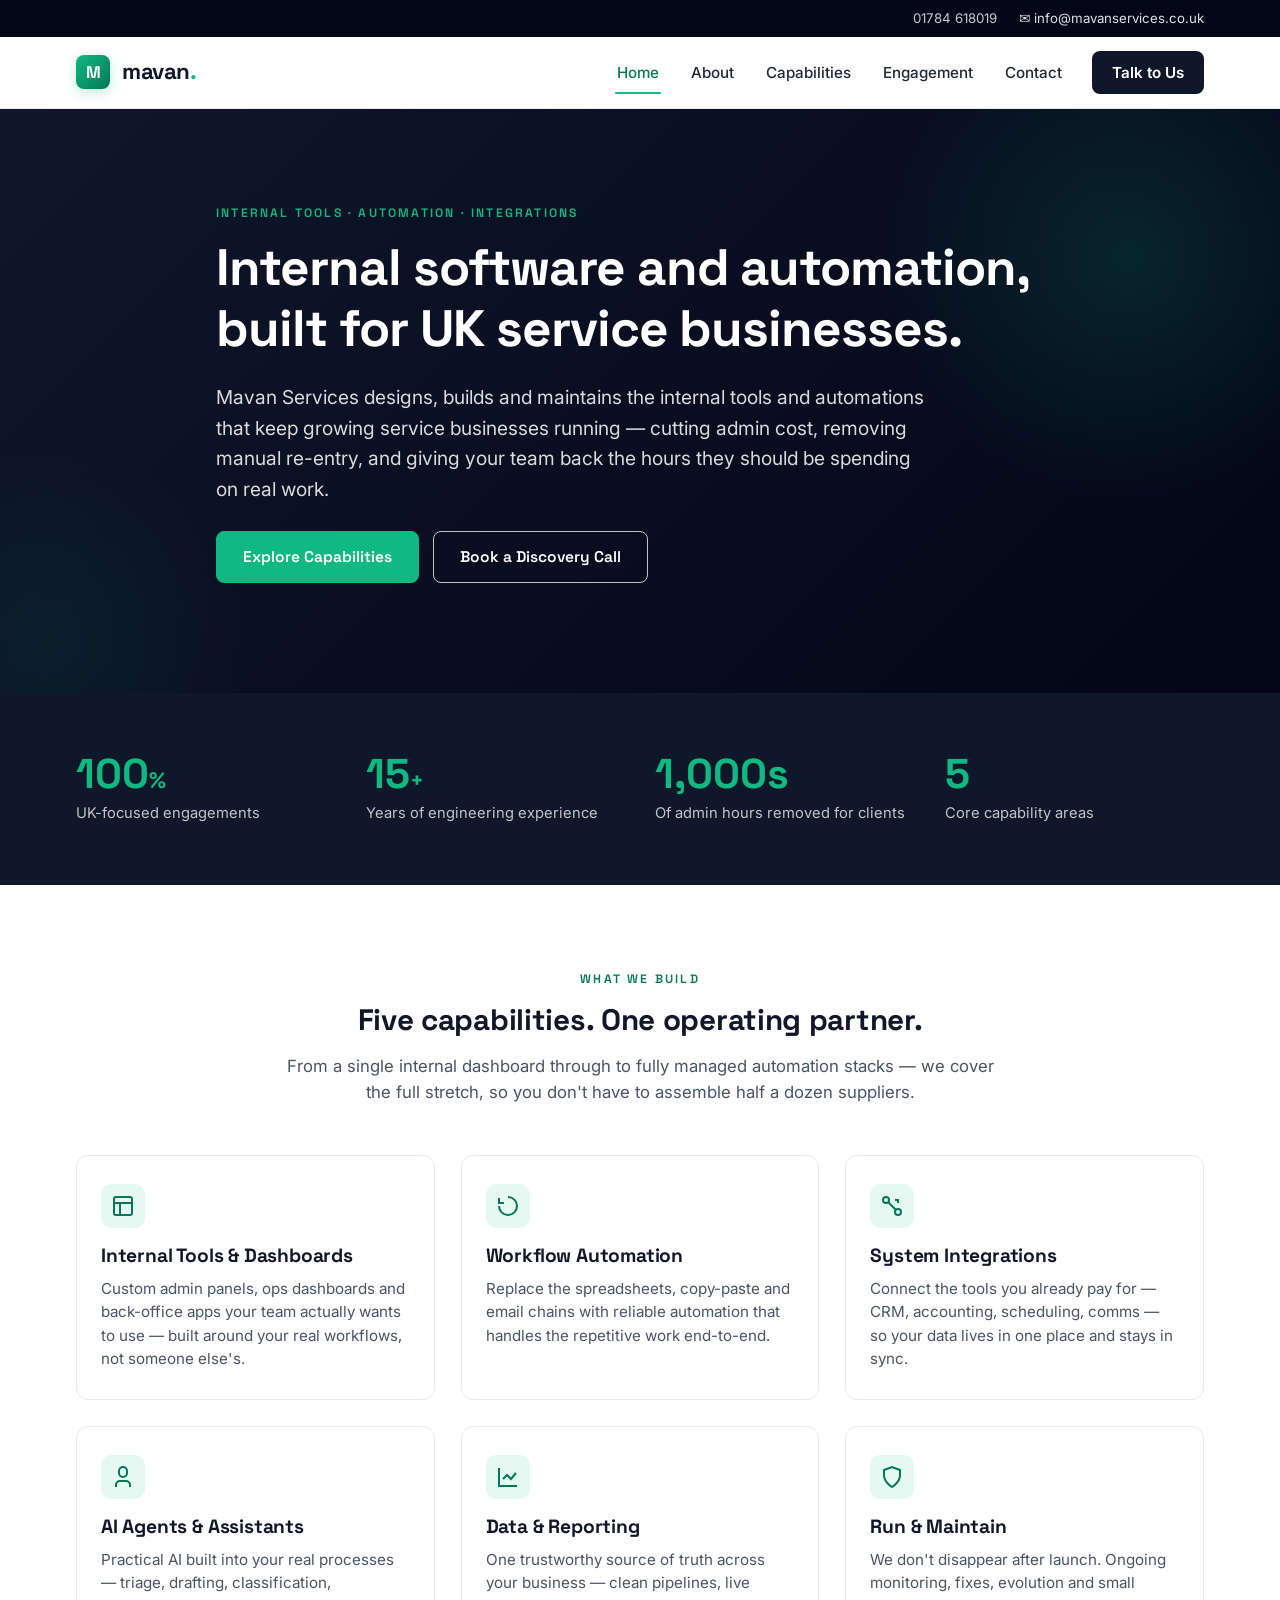
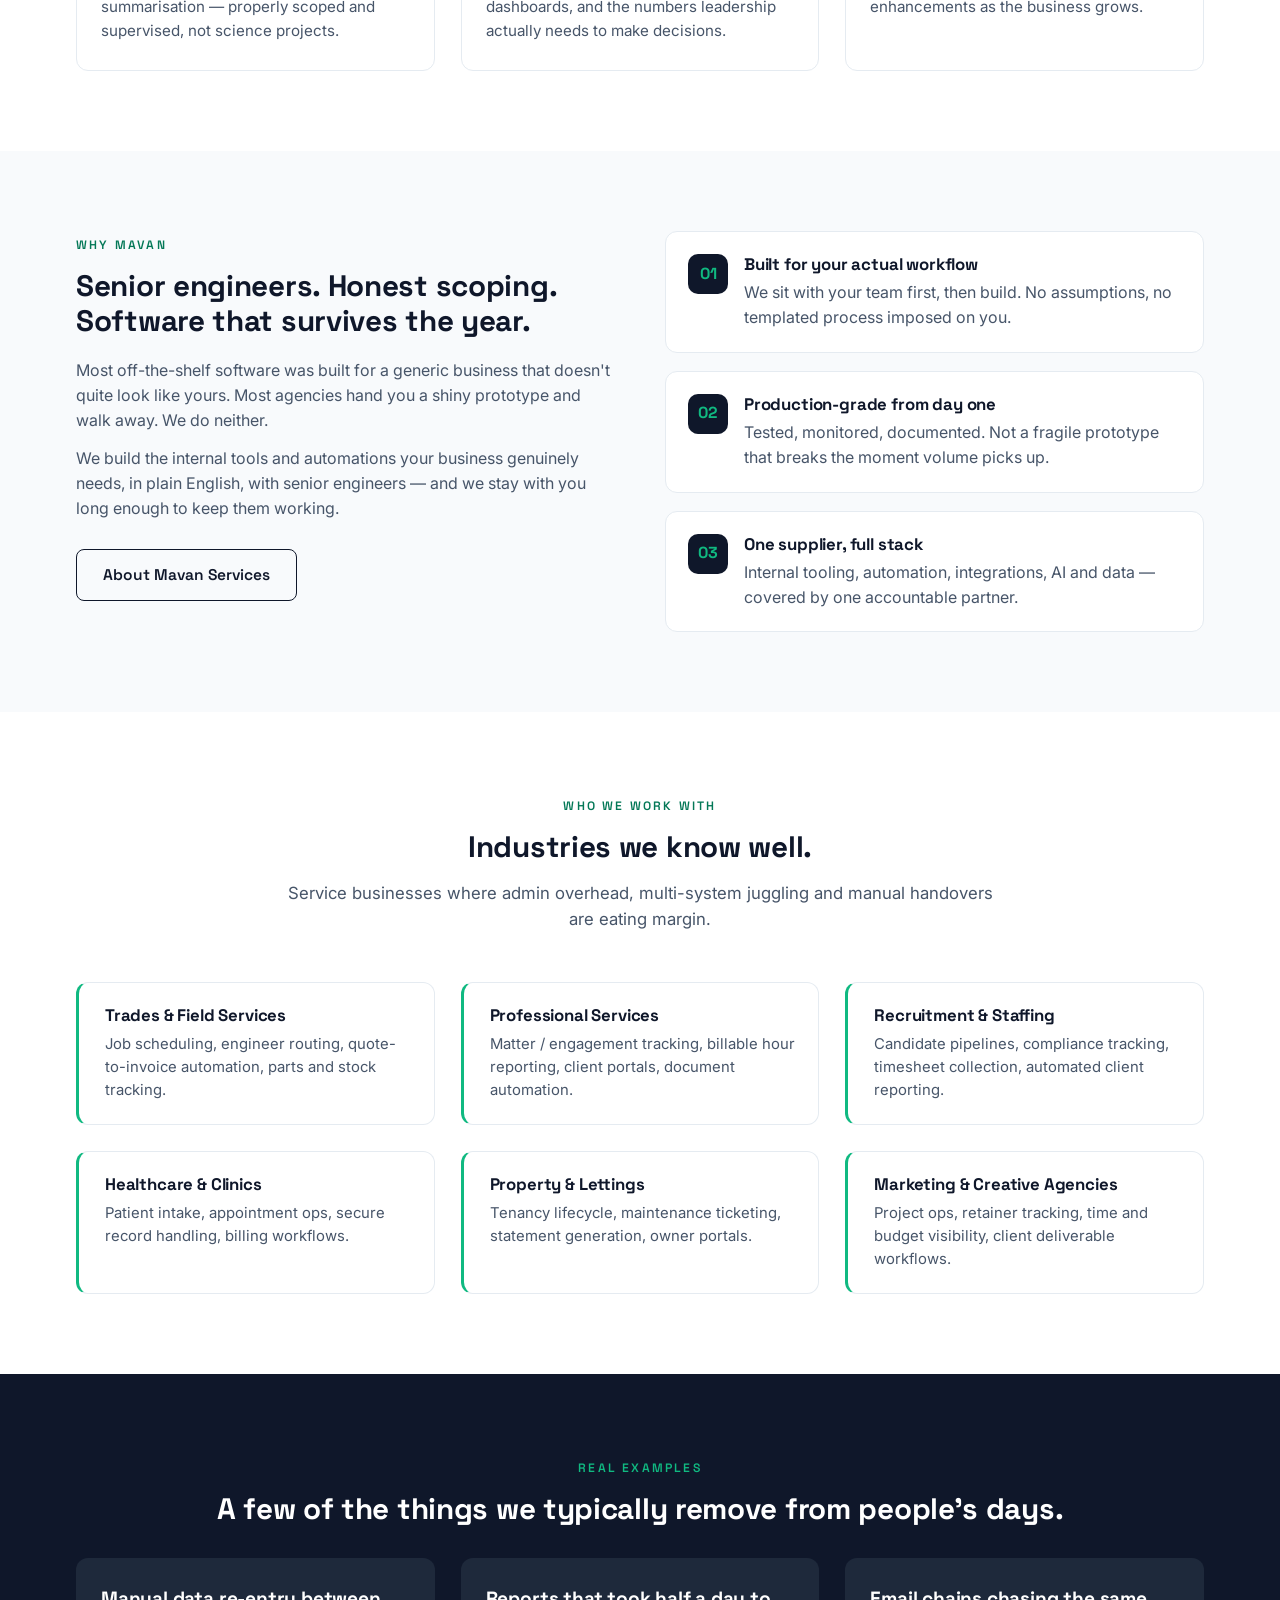
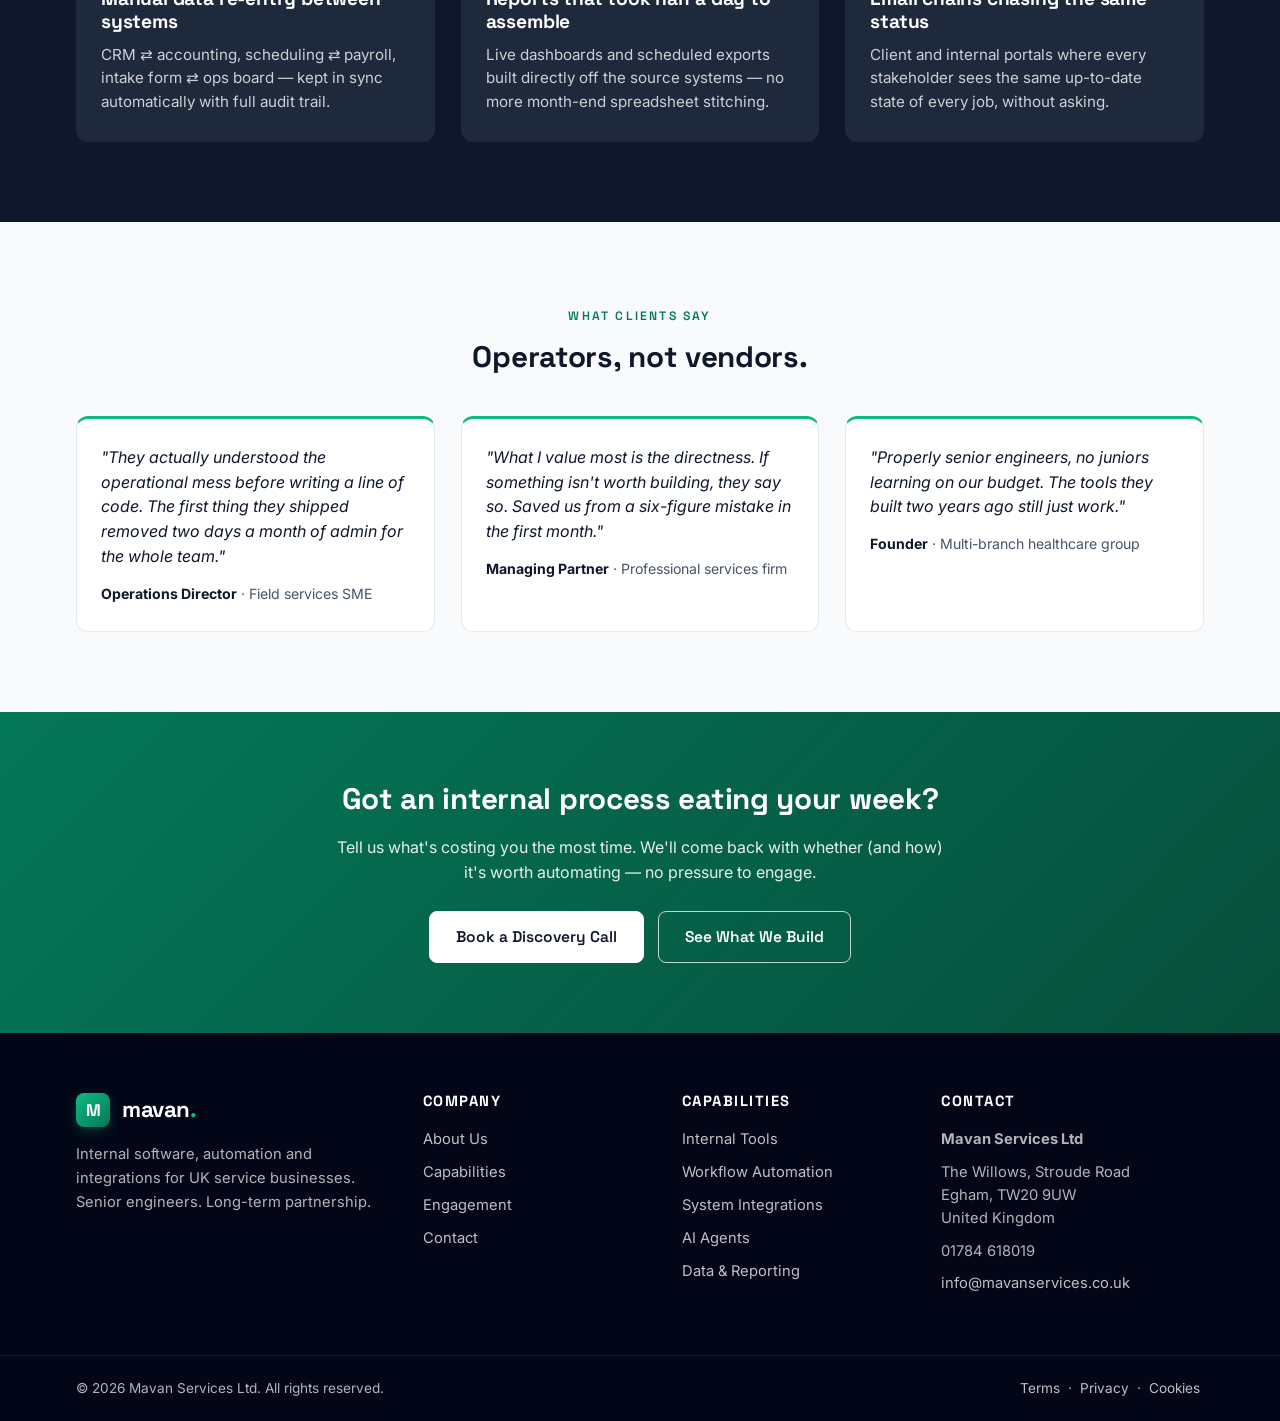
<file: index.html>
<!DOCTYPE html>
<html lang="en">
<head>
  <meta charset="UTF-8">
  <meta name="viewport" content="width=device-width, initial-scale=1.0">
  <title>Mavan Services — Internal Software & Automation for UK Service Businesses</title>
  <meta name="description" content="Mavan Services builds and maintains internal software, automations and integrations for UK SMEs — so your team spends less time on admin and more time on the work that pays.">
  <link rel="icon" type="image/svg+xml" href="images/favicon.svg">
  <link rel="preconnect" href="https://fonts.googleapis.com">
  <link rel="preconnect" href="https://fonts.gstatic.com" crossorigin>
  <link href="https://fonts.googleapis.com/css2?family=Space+Grotesk:wght@500;600;700&family=Inter:wght@400;500;600&display=swap" rel="stylesheet">
  <link rel="stylesheet" href="css/style.css">
</head>
<body>

<!-- topbar -->
<div class="topbar">
  <div class="container">
    <div></div>
    <div class="links">
      <span data-mavan="phone"></span>
      <a data-mavan-href="email" href="mailto:info@mavanservices.co.uk">✉ <span data-mavan="email">info@mavanservices.co.uk</span></a>
    </div>
  </div>
</div>

<!-- header -->
<header class="site-header">
  <div class="container">
    <a href="index.html" class="brand">
      <span class="brand-mark">M</span>
      <span class="brand-text">mavan<span class="brand-dot">.</span></span>
    </a>
    <button class="nav-toggle" aria-label="Toggle navigation">
      <span></span><span></span><span></span>
    </button>
    <nav class="main-nav">
      <a href="index.html" class="active">Home</a>
      <a href="about.html">About</a>
      <a href="solutions.html">Capabilities</a>
      <a href="pricing.html">Engagement</a>
      <a href="contact.html">Contact</a>
      <a href="contact.html" class="nav-cta">Talk to Us</a>
    </nav>
  </div>
</header>

<!-- hero -->
<section class="hero">
  <div class="container">
    <span class="eyebrow">Internal Tools · Automation · Integrations</span>
    <h1>Internal software and automation, built for UK service businesses.</h1>
    <p class="lead">Mavan Services designs, builds and maintains the internal tools and automations that keep growing service businesses running — cutting admin cost, removing manual re-entry, and giving your team back the hours they should be spending on real work.</p>
    <div class="actions">
      <a href="solutions.html" class="btn">Explore Capabilities</a>
      <a href="contact.html" class="btn btn-outline-white">Book a Discovery Call</a>
    </div>
  </div>
</section>

<!-- stats -->
<section class="section-dark" style="padding:60px 0;">
  <div class="container">
    <div class="stats">
      <div class="stat"><div class="num">100<span>%</span></div><div class="label">UK-focused engagements</div></div>
      <div class="stat"><div class="num">15<span>+</span></div><div class="label">Years of engineering experience</div></div>
      <div class="stat"><div class="num">1,000s</div><div class="label">Of admin hours removed for clients</div></div>
      <div class="stat"><div class="num">5</div><div class="label">Core capability areas</div></div>
    </div>
  </div>
</section>

<!-- capabilities -->
<section>
  <div class="container">
    <div style="text-align:center;">
      <span class="eyebrow">What we build</span>
      <h2 class="section-title">Five capabilities. One operating partner.</h2>
      <p class="section-sub">From a single internal dashboard through to fully managed automation stacks — we cover the full stretch, so you don't have to assemble half a dozen suppliers.</p>
    </div>
    <div class="grid grid-3">
      <div class="card">
        <div class="icon"><svg viewBox="0 0 24 24" fill="none" stroke="currentColor" stroke-width="2"><rect x="3" y="3" width="18" height="18" rx="2"/><path d="M3 9h18M9 21V9"/></svg></div>
        <h3>Internal Tools & Dashboards</h3>
        <p>Custom admin panels, ops dashboards and back-office apps your team actually wants to use — built around your real workflows, not someone else's.</p>
      </div>
      <div class="card">
        <div class="icon"><svg viewBox="0 0 24 24" fill="none" stroke="currentColor" stroke-width="2"><path d="M3 12a9 9 0 1 0 9-9"/><path d="M3 4v5h5"/></svg></div>
        <h3>Workflow Automation</h3>
        <p>Replace the spreadsheets, copy-paste and email chains with reliable automation that handles the repetitive work end-to-end.</p>
      </div>
      <div class="card">
        <div class="icon"><svg viewBox="0 0 24 24" fill="none" stroke="currentColor" stroke-width="2"><circle cx="6" cy="6" r="3"/><circle cx="18" cy="18" r="3"/><path d="M8 8l8 8M18 9V6h-3"/></svg></div>
        <h3>System Integrations</h3>
        <p>Connect the tools you already pay for — CRM, accounting, scheduling, comms — so your data lives in one place and stays in sync.</p>
      </div>
      <div class="card">
        <div class="icon"><svg viewBox="0 0 24 24" fill="none" stroke="currentColor" stroke-width="2"><path d="M12 2a4 4 0 0 1 4 4v2a4 4 0 0 1-8 0V6a4 4 0 0 1 4-4z"/><path d="M5 22v-2a4 4 0 0 1 4-4h6a4 4 0 0 1 4 4v2"/></svg></div>
        <h3>AI Agents & Assistants</h3>
        <p>Practical AI built into your real processes — triage, drafting, classification, summarisation — properly scoped and supervised, not science projects.</p>
      </div>
      <div class="card">
        <div class="icon"><svg viewBox="0 0 24 24" fill="none" stroke="currentColor" stroke-width="2"><path d="M3 3v18h18"/><path d="M7 14l4-4 4 4 5-6"/></svg></div>
        <h3>Data & Reporting</h3>
        <p>One trustworthy source of truth across your business — clean pipelines, live dashboards, and the numbers leadership actually needs to make decisions.</p>
      </div>
      <div class="card">
        <div class="icon"><svg viewBox="0 0 24 24" fill="none" stroke="currentColor" stroke-width="2"><path d="M12 22s-8-4.5-8-12V5l8-3 8 3v5c0 7.5-8 12-8 12z"/></svg></div>
        <h3>Run & Maintain</h3>
        <p>We don't disappear after launch. Ongoing monitoring, fixes, evolution and small enhancements as the business grows.</p>
      </div>
    </div>
  </div>
</section>

<!-- why mavan -->
<section class="section-soft">
  <div class="container">
    <div class="content-grid">
      <div>
        <span class="eyebrow">Why Mavan</span>
        <h2>Senior engineers. Honest scoping. Software that survives the year.</h2>
        <p>Most off-the-shelf software was built for a generic business that doesn't quite look like yours. Most agencies hand you a shiny prototype and walk away. We do neither.</p>
        <p>We build the internal tools and automations your business genuinely needs, in plain English, with senior engineers — and we stay with you long enough to keep them working.</p>
        <a href="about.html" class="btn btn-outline" style="margin-top:14px;">About Mavan Services</a>
      </div>
      <div class="grid" style="grid-template-columns:1fr;gap:18px;">
        <div class="value-prop">
          <div class="icon">01</div>
          <div><h3>Built for your actual workflow</h3><p>We sit with your team first, then build. No assumptions, no templated process imposed on you.</p></div>
        </div>
        <div class="value-prop">
          <div class="icon">02</div>
          <div><h3>Production-grade from day one</h3><p>Tested, monitored, documented. Not a fragile prototype that breaks the moment volume picks up.</p></div>
        </div>
        <div class="value-prop">
          <div class="icon">03</div>
          <div><h3>One supplier, full stack</h3><p>Internal tooling, automation, integrations, AI and data — covered by one accountable partner.</p></div>
        </div>
      </div>
    </div>
  </div>
</section>

<!-- sectors -->
<section>
  <div class="container">
    <div style="text-align:center;">
      <span class="eyebrow">Who we work with</span>
      <h2 class="section-title">Industries we know well.</h2>
      <p class="section-sub">Service businesses where admin overhead, multi-system juggling and manual handovers are eating margin.</p>
    </div>
    <div class="grid grid-3">
      <div class="sector"><h3>Trades & Field Services</h3><p>Job scheduling, engineer routing, quote-to-invoice automation, parts and stock tracking.</p></div>
      <div class="sector"><h3>Professional Services</h3><p>Matter / engagement tracking, billable hour reporting, client portals, document automation.</p></div>
      <div class="sector"><h3>Recruitment & Staffing</h3><p>Candidate pipelines, compliance tracking, timesheet collection, automated client reporting.</p></div>
      <div class="sector"><h3>Healthcare & Clinics</h3><p>Patient intake, appointment ops, secure record handling, billing workflows.</p></div>
      <div class="sector"><h3>Property & Lettings</h3><p>Tenancy lifecycle, maintenance ticketing, statement generation, owner portals.</p></div>
      <div class="sector"><h3>Marketing & Creative Agencies</h3><p>Project ops, retainer tracking, time and budget visibility, client deliverable workflows.</p></div>
    </div>
  </div>
</section>

<!-- examples (dark) -->
<section class="section-dark">
  <div class="container">
    <div style="text-align:center;">
      <span class="eyebrow">Real examples</span>
      <h2 class="section-title">A few of the things we typically remove from people's days.</h2>
    </div>
    <div class="grid grid-3" style="margin-top:30px;">
      <div class="card" style="background:var(--slate-mid);border-color:transparent;color:#fff;">
        <h3 style="color:#fff;">Manual data re-entry between systems</h3>
        <p style="color:rgba(255,255,255,0.78);">CRM ⇄ accounting, scheduling ⇄ payroll, intake form ⇄ ops board — kept in sync automatically with full audit trail.</p>
      </div>
      <div class="card" style="background:var(--slate-mid);border-color:transparent;color:#fff;">
        <h3 style="color:#fff;">Reports that took half a day to assemble</h3>
        <p style="color:rgba(255,255,255,0.78);">Live dashboards and scheduled exports built directly off the source systems — no more month-end spreadsheet stitching.</p>
      </div>
      <div class="card" style="background:var(--slate-mid);border-color:transparent;color:#fff;">
        <h3 style="color:#fff;">Email chains chasing the same status</h3>
        <p style="color:rgba(255,255,255,0.78);">Client and internal portals where every stakeholder sees the same up-to-date state of every job, without asking.</p>
      </div>
    </div>
  </div>
</section>

<!-- testimonials -->
<section class="section-soft">
  <div class="container">
    <div style="text-align:center;">
      <span class="eyebrow">What clients say</span>
      <h2 class="section-title">Operators, not vendors.</h2>
    </div>
    <div class="grid grid-3" style="margin-top:40px;">
      <div class="testimonial">
        <p>"They actually understood the operational mess before writing a line of code. The first thing they shipped removed two days a month of admin for the whole team."</p>
        <div class="who"><strong>Operations Director</strong> · Field services SME</div>
      </div>
      <div class="testimonial">
        <p>"What I value most is the directness. If something isn't worth building, they say so. Saved us from a six-figure mistake in the first month."</p>
        <div class="who"><strong>Managing Partner</strong> · Professional services firm</div>
      </div>
      <div class="testimonial">
        <p>"Properly senior engineers, no juniors learning on our budget. The tools they built two years ago still just work."</p>
        <div class="who"><strong>Founder</strong> · Multi-branch healthcare group</div>
      </div>
    </div>
  </div>
</section>

<!-- cta -->
<section class="cta-banner">
  <div class="container">
    <h2>Got an internal process eating your week?</h2>
    <p>Tell us what's costing you the most time. We'll come back with whether (and how) it's worth automating — no pressure to engage.</p>
    <div class="actions" style="justify-content:center;">
      <a href="contact.html" class="btn btn-light">Book a Discovery Call</a>
      <a href="solutions.html" class="btn btn-outline-white">See What We Build</a>
    </div>
  </div>
</section>

<!-- footer -->
<footer class="site-footer">
  <div class="container">
    <div class="footer-brand">
      <a href="index.html" class="brand">
        <span class="brand-mark">M</span>
        <span class="brand-text">mavan<span class="brand-dot">.</span></span>
      </a>
      <p>Internal software, automation and integrations for UK service businesses. Senior engineers. Long-term partnership.</p>
    </div>
    <div>
      <h4>Company</h4>
      <ul>
        <li><a href="about.html">About Us</a></li>
        <li><a href="solutions.html">Capabilities</a></li>
        <li><a href="pricing.html">Engagement</a></li>
        <li><a href="contact.html">Contact</a></li>
      </ul>
    </div>
    <div>
      <h4>Capabilities</h4>
      <ul>
        <li><a href="solutions.html#internal-tools">Internal Tools</a></li>
        <li><a href="solutions.html#automation">Workflow Automation</a></li>
        <li><a href="solutions.html#integrations">System Integrations</a></li>
        <li><a href="solutions.html#ai-assistants">AI Agents</a></li>
        <li><a href="solutions.html#data">Data & Reporting</a></li>
      </ul>
    </div>
    <div>
      <h4>Contact</h4>
      <ul>
        <li><strong data-mavan="name">Mavan Services Ltd</strong></li>
        <li><span data-mavan="addressBlock"></span></li>
        <li><span data-mavan="phone"></span></li>
        <li><a data-mavan-href="email" href="mailto:info@mavanservices.co.uk"><span data-mavan="email">info@mavanservices.co.uk</span></a></li>
      </ul>
    </div>
  </div>
  <div class="footer-bottom">
    <div class="container">
      <div>© <span id="year"></span> Mavan Services Ltd. All rights reserved.</div>
      <div><a href="terms.html">Terms</a> · <a href="privacy.html">Privacy</a> · <a href="privacy.html#cookies">Cookies</a></div>
    </div>
  </div>
</footer>

<script src="js/site.js"></script>
</body>
</html>
</file>
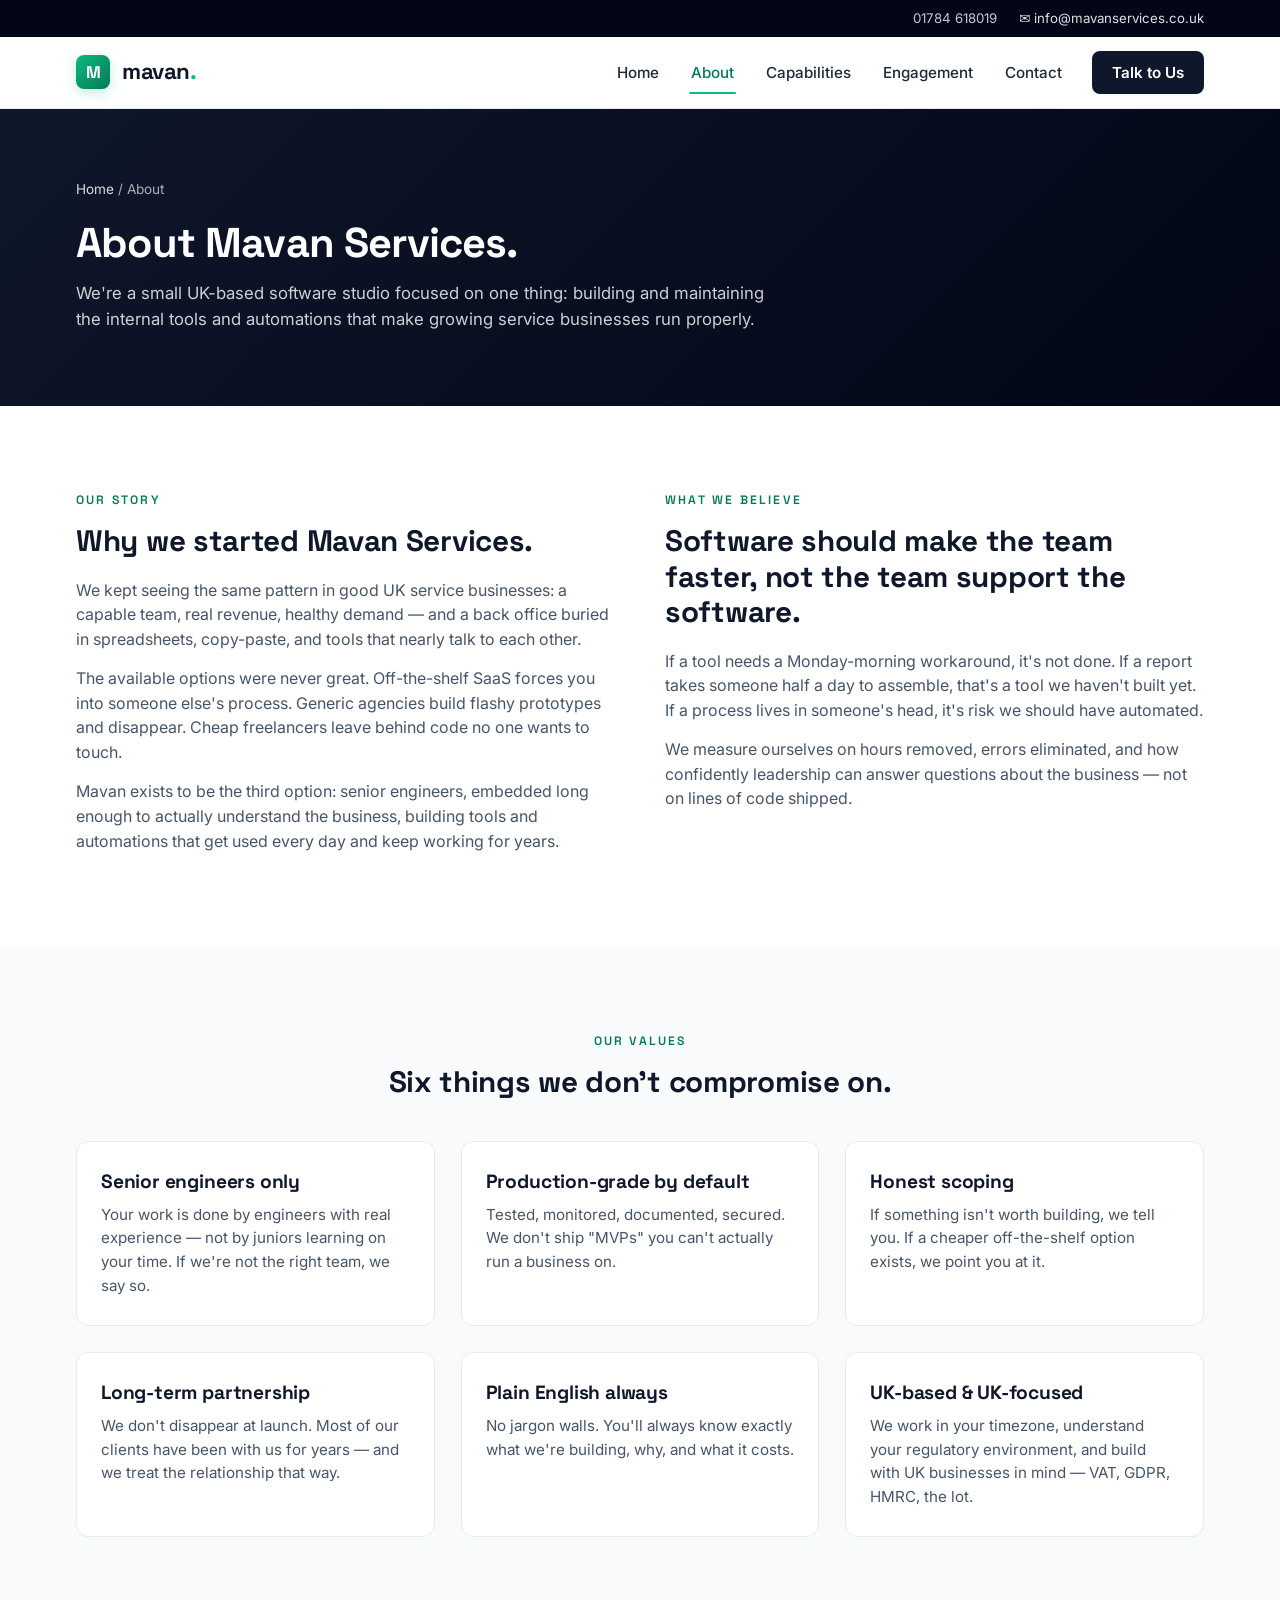
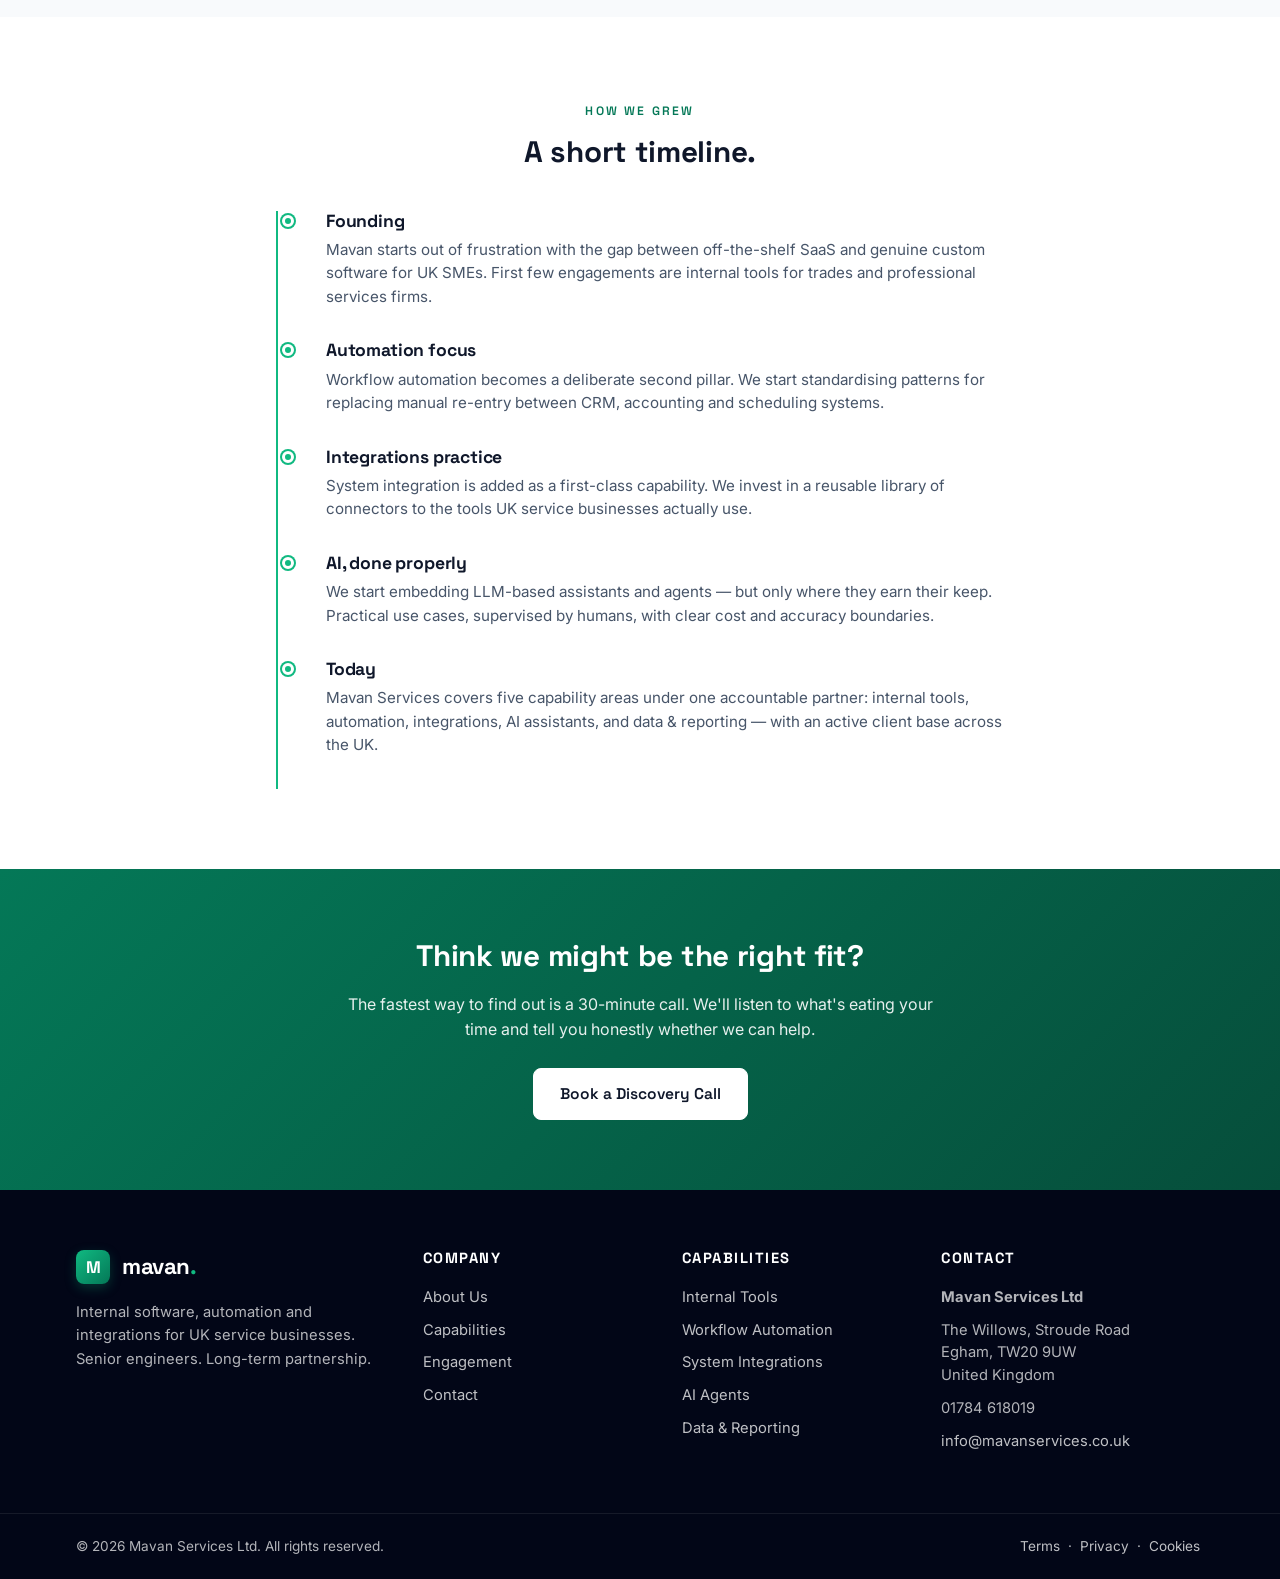
<file: about.html>
<!DOCTYPE html>
<html lang="en">
<head>
  <meta charset="UTF-8">
  <meta name="viewport" content="width=device-width, initial-scale=1.0">
  <title>About — Mavan Services</title>
  <meta name="description" content="About Mavan Services — senior engineers building internal software, automation and integrations for UK service businesses.">
  <link rel="icon" type="image/svg+xml" href="images/favicon.svg">
  <link rel="preconnect" href="https://fonts.googleapis.com">
  <link rel="preconnect" href="https://fonts.gstatic.com" crossorigin>
  <link href="https://fonts.googleapis.com/css2?family=Space+Grotesk:wght@500;600;700&family=Inter:wght@400;500;600&display=swap" rel="stylesheet">
  <link rel="stylesheet" href="css/style.css">
</head>
<body>

<div class="topbar">
  <div class="container">
    <div></div>
    <div class="links">
      <span data-mavan="phone"></span>
      <a data-mavan-href="email" href="mailto:info@mavanservices.co.uk">✉ <span data-mavan="email">info@mavanservices.co.uk</span></a>
    </div>
  </div>
</div>

<header class="site-header">
  <div class="container">
    <a href="index.html" class="brand">
      <span class="brand-mark">M</span>
      <span class="brand-text">mavan<span class="brand-dot">.</span></span>
    </a>
    <button class="nav-toggle" aria-label="Toggle navigation"><span></span><span></span><span></span></button>
    <nav class="main-nav">
      <a href="index.html">Home</a>
      <a href="about.html" class="active">About</a>
      <a href="solutions.html">Capabilities</a>
      <a href="pricing.html">Engagement</a>
      <a href="contact.html">Contact</a>
      <a href="contact.html" class="nav-cta">Talk to Us</a>
    </nav>
  </div>
</header>

<section class="page-header">
  <div class="container">
    <div class="breadcrumb"><a href="index.html">Home</a> / About</div>
    <h1>About Mavan Services.</h1>
    <p>We're a small UK-based software studio focused on one thing: building and maintaining the internal tools and automations that make growing service businesses run properly.</p>
  </div>
</section>

<section>
  <div class="container">
    <div class="content-grid">
      <div>
        <span class="eyebrow">Our story</span>
        <h2>Why we started Mavan Services.</h2>
        <p>We kept seeing the same pattern in good UK service businesses: a capable team, real revenue, healthy demand — and a back office buried in spreadsheets, copy-paste, and tools that nearly talk to each other.</p>
        <p>The available options were never great. Off-the-shelf SaaS forces you into someone else's process. Generic agencies build flashy prototypes and disappear. Cheap freelancers leave behind code no one wants to touch.</p>
        <p>Mavan exists to be the third option: senior engineers, embedded long enough to actually understand the business, building tools and automations that get used every day and keep working for years.</p>
      </div>
      <div>
        <span class="eyebrow">What we believe</span>
        <h2>Software should make the team faster, not the team support the software.</h2>
        <p>If a tool needs a Monday-morning workaround, it's not done. If a report takes someone half a day to assemble, that's a tool we haven't built yet. If a process lives in someone's head, it's risk we should have automated.</p>
        <p>We measure ourselves on hours removed, errors eliminated, and how confidently leadership can answer questions about the business — not on lines of code shipped.</p>
      </div>
    </div>
  </div>
</section>

<section class="section-soft">
  <div class="container">
    <div style="text-align:center;">
      <span class="eyebrow">Our values</span>
      <h2 class="section-title">Six things we don't compromise on.</h2>
    </div>
    <div class="grid grid-3" style="margin-top:40px;">
      <div class="card">
        <h3>Senior engineers only</h3>
        <p>Your work is done by engineers with real experience — not by juniors learning on your time. If we're not the right team, we say so.</p>
      </div>
      <div class="card">
        <h3>Production-grade by default</h3>
        <p>Tested, monitored, documented, secured. We don't ship "MVPs" you can't actually run a business on.</p>
      </div>
      <div class="card">
        <h3>Honest scoping</h3>
        <p>If something isn't worth building, we tell you. If a cheaper off-the-shelf option exists, we point you at it.</p>
      </div>
      <div class="card">
        <h3>Long-term partnership</h3>
        <p>We don't disappear at launch. Most of our clients have been with us for years — and we treat the relationship that way.</p>
      </div>
      <div class="card">
        <h3>Plain English always</h3>
        <p>No jargon walls. You'll always know exactly what we're building, why, and what it costs.</p>
      </div>
      <div class="card">
        <h3>UK-based & UK-focused</h3>
        <p>We work in your timezone, understand your regulatory environment, and build with UK businesses in mind — VAT, GDPR, HMRC, the lot.</p>
      </div>
    </div>
  </div>
</section>

<section>
  <div class="container container-narrow">
    <div style="text-align:center;">
      <span class="eyebrow">How we grew</span>
      <h2 class="section-title">A short timeline.</h2>
    </div>
    <div class="timeline" style="margin-top:40px;">
      <div class="t-item">
        <h3>Founding</h3>
        <p>Mavan starts out of frustration with the gap between off-the-shelf SaaS and genuine custom software for UK SMEs. First few engagements are internal tools for trades and professional services firms.</p>
      </div>
      <div class="t-item">
        <h3>Automation focus</h3>
        <p>Workflow automation becomes a deliberate second pillar. We start standardising patterns for replacing manual re-entry between CRM, accounting and scheduling systems.</p>
      </div>
      <div class="t-item">
        <h3>Integrations practice</h3>
        <p>System integration is added as a first-class capability. We invest in a reusable library of connectors to the tools UK service businesses actually use.</p>
      </div>
      <div class="t-item">
        <h3>AI, done properly</h3>
        <p>We start embedding LLM-based assistants and agents — but only where they earn their keep. Practical use cases, supervised by humans, with clear cost and accuracy boundaries.</p>
      </div>
      <div class="t-item">
        <h3>Today</h3>
        <p>Mavan Services covers five capability areas under one accountable partner: internal tools, automation, integrations, AI assistants, and data & reporting — with an active client base across the UK.</p>
      </div>
    </div>
  </div>
</section>

<section class="cta-banner">
  <div class="container">
    <h2>Think we might be the right fit?</h2>
    <p>The fastest way to find out is a 30-minute call. We'll listen to what's eating your time and tell you honestly whether we can help.</p>
    <div class="actions" style="justify-content:center;">
      <a href="contact.html" class="btn btn-light">Book a Discovery Call</a>
    </div>
  </div>
</section>

<footer class="site-footer">
  <div class="container">
    <div class="footer-brand">
      <a href="index.html" class="brand">
        <span class="brand-mark">M</span>
        <span class="brand-text">mavan<span class="brand-dot">.</span></span>
      </a>
      <p>Internal software, automation and integrations for UK service businesses. Senior engineers. Long-term partnership.</p>
    </div>
    <div>
      <h4>Company</h4>
      <ul>
        <li><a href="about.html">About Us</a></li>
        <li><a href="solutions.html">Capabilities</a></li>
        <li><a href="pricing.html">Engagement</a></li>
        <li><a href="contact.html">Contact</a></li>
      </ul>
    </div>
    <div>
      <h4>Capabilities</h4>
      <ul>
        <li><a href="solutions.html#internal-tools">Internal Tools</a></li>
        <li><a href="solutions.html#automation">Workflow Automation</a></li>
        <li><a href="solutions.html#integrations">System Integrations</a></li>
        <li><a href="solutions.html#ai-assistants">AI Agents</a></li>
        <li><a href="solutions.html#data">Data & Reporting</a></li>
      </ul>
    </div>
    <div>
      <h4>Contact</h4>
      <ul>
        <li><strong data-mavan="name">Mavan Services Ltd</strong></li>
        <li><span data-mavan="addressBlock"></span></li>
        <li><span data-mavan="phone"></span></li>
        <li><a data-mavan-href="email" href="mailto:info@mavanservices.co.uk"><span data-mavan="email">info@mavanservices.co.uk</span></a></li>
      </ul>
    </div>
  </div>
  <div class="footer-bottom">
    <div class="container">
      <div>© <span id="year"></span> Mavan Services Ltd. All rights reserved.</div>
      <div><a href="terms.html">Terms</a> · <a href="privacy.html">Privacy</a> · <a href="privacy.html#cookies">Cookies</a></div>
    </div>
  </div>
</footer>

<script src="js/site.js"></script>
</body>
</html>
</file>
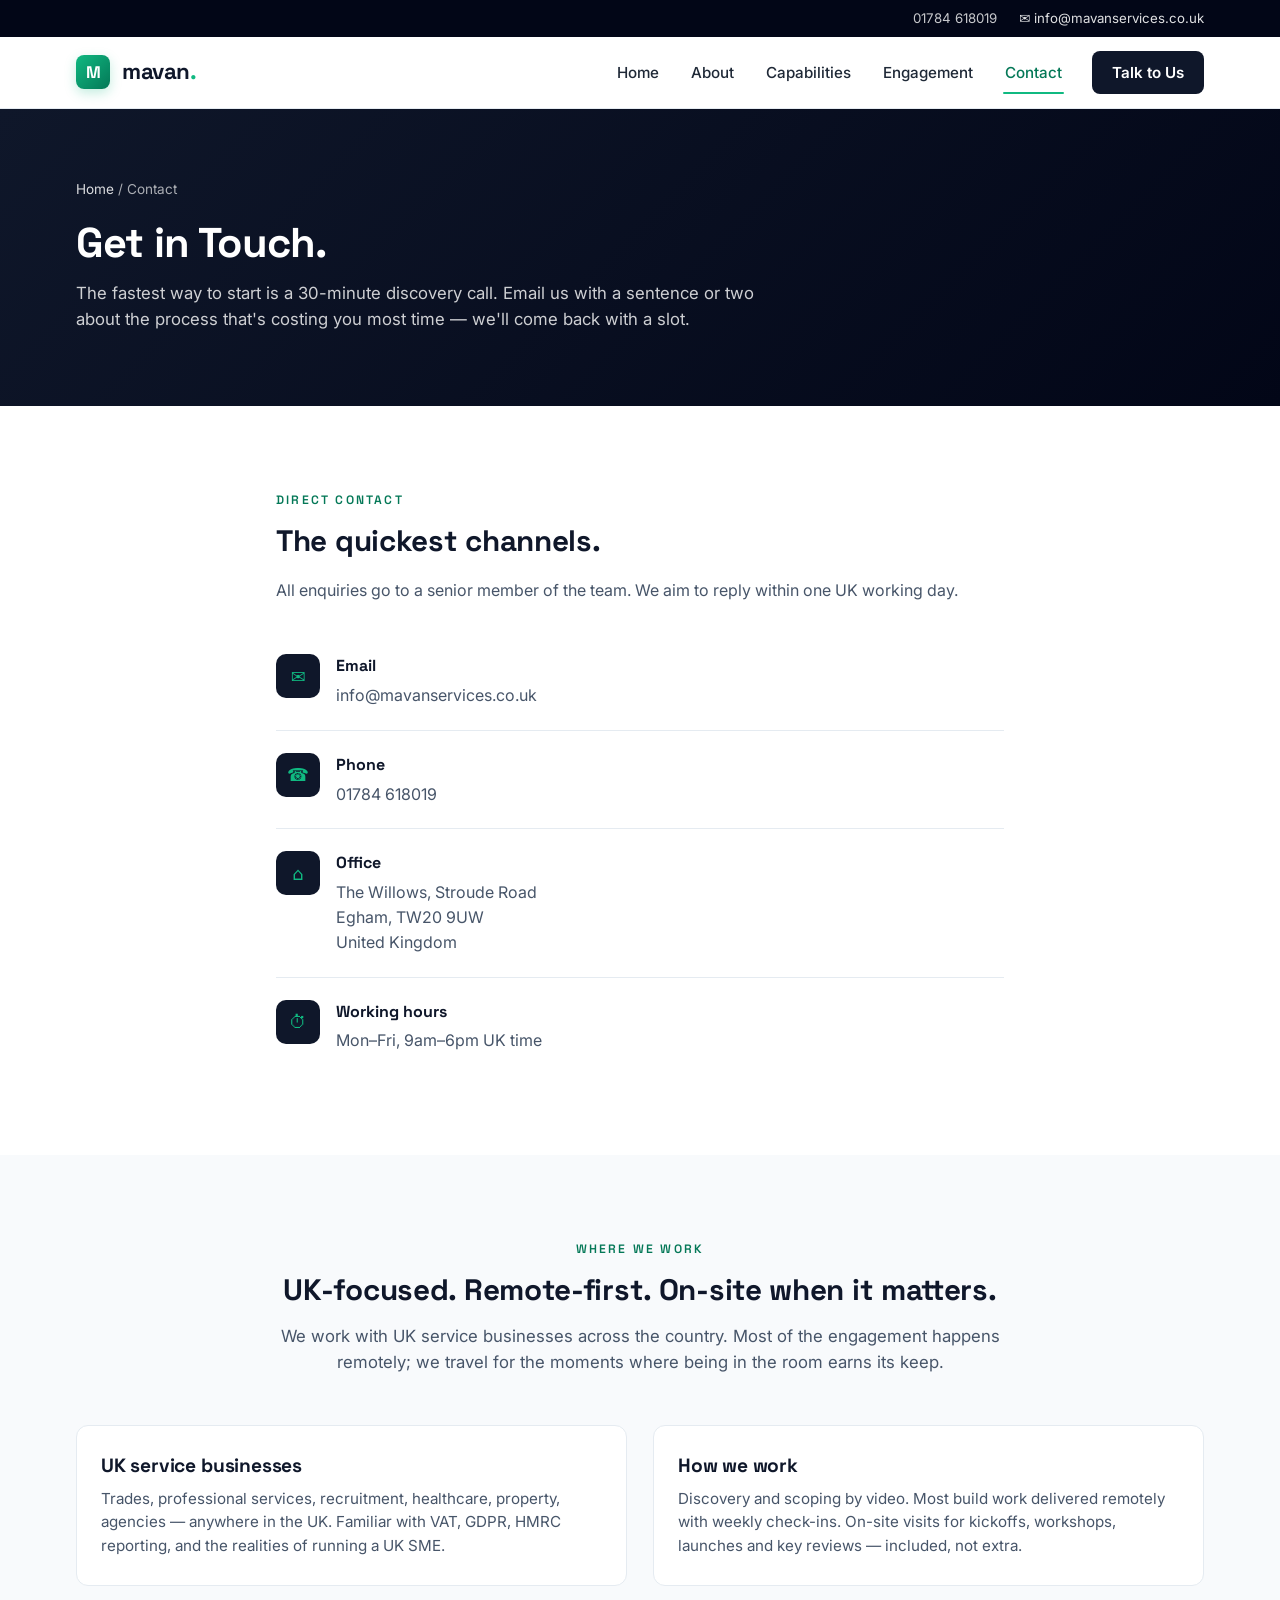
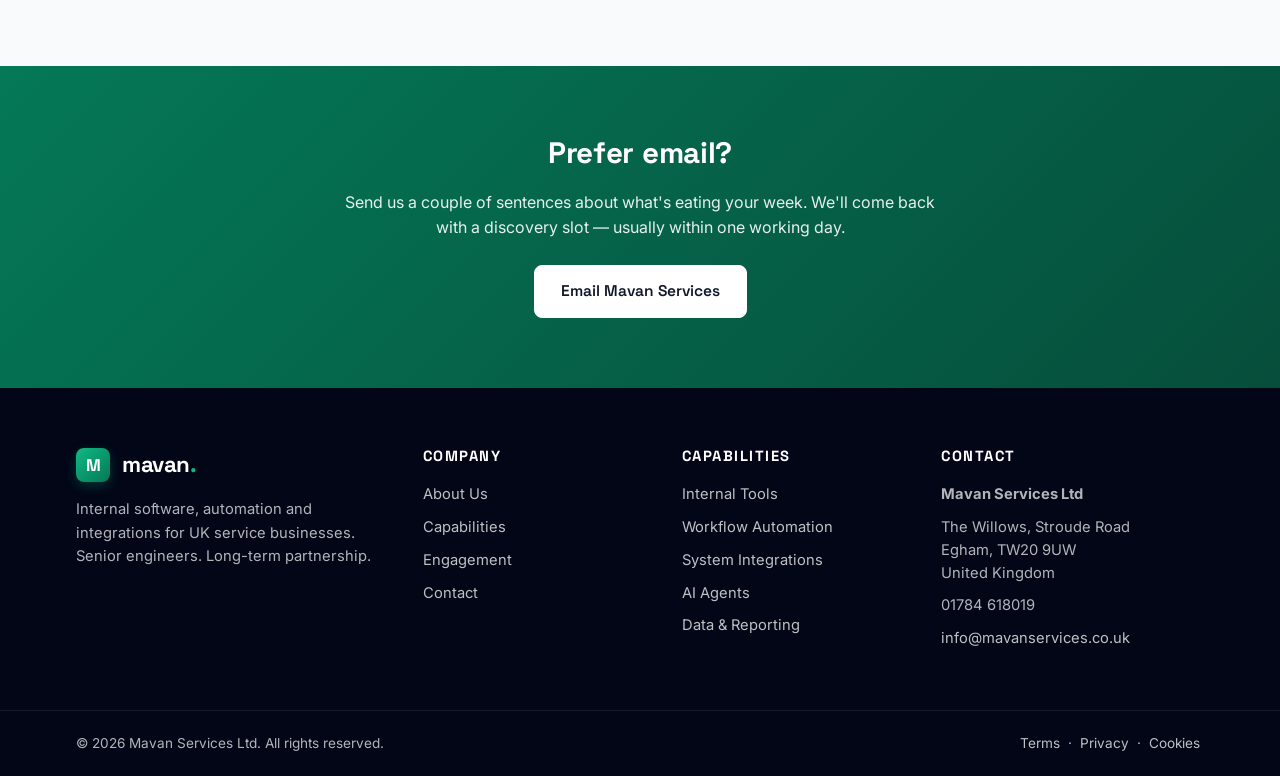
<file: contact.html>
<!DOCTYPE html>
<html lang="en">
<head>
  <meta charset="UTF-8">
  <meta name="viewport" content="width=device-width, initial-scale=1.0">
  <title>Contact — Mavan Services</title>
  <meta name="description" content="Get in touch with Mavan Services — UK-based internal software, automation and integrations.">
  <link rel="icon" type="image/svg+xml" href="images/favicon.svg">
  <link rel="preconnect" href="https://fonts.googleapis.com">
  <link rel="preconnect" href="https://fonts.gstatic.com" crossorigin>
  <link href="https://fonts.googleapis.com/css2?family=Space+Grotesk:wght@500;600;700&family=Inter:wght@400;500;600&display=swap" rel="stylesheet">
  <link rel="stylesheet" href="css/style.css">
</head>
<body>

<div class="topbar">
  <div class="container">
    <div></div>
    <div class="links">
      <span data-mavan="phone"></span>
      <a data-mavan-href="email" href="mailto:info@mavanservices.co.uk">✉ <span data-mavan="email">info@mavanservices.co.uk</span></a>
    </div>
  </div>
</div>

<header class="site-header">
  <div class="container">
    <a href="index.html" class="brand">
      <span class="brand-mark">M</span>
      <span class="brand-text">mavan<span class="brand-dot">.</span></span>
    </a>
    <button class="nav-toggle" aria-label="Toggle navigation"><span></span><span></span><span></span></button>
    <nav class="main-nav">
      <a href="index.html">Home</a>
      <a href="about.html">About</a>
      <a href="solutions.html">Capabilities</a>
      <a href="pricing.html">Engagement</a>
      <a href="contact.html" class="active">Contact</a>
      <a href="contact.html" class="nav-cta">Talk to Us</a>
    </nav>
  </div>
</header>

<section class="page-header">
  <div class="container">
    <div class="breadcrumb"><a href="index.html">Home</a> / Contact</div>
    <h1>Get in Touch.</h1>
    <p>The fastest way to start is a 30-minute discovery call. Email us with a sentence or two about the process that's costing you most time — we'll come back with a slot.</p>
  </div>
</section>

<section>
  <div class="container container-narrow">
    <span class="eyebrow">Direct contact</span>
    <h2>The quickest channels.</h2>
    <p style="color:var(--grey-700);">All enquiries go to a senior member of the team. We aim to reply within one UK working day.</p>

    <div style="margin-top:30px;">
      <div class="contact-row">
        <div class="icon">✉</div>
        <div>
          <strong>Email</strong>
          <a data-mavan-href="email" href="mailto:info@mavanservices.co.uk"><span data-mavan="email">info@mavanservices.co.uk</span></a>
        </div>
      </div>

      <div class="contact-row">
        <div class="icon">☎</div>
        <div>
          <strong>Phone</strong>
          <a data-mavan-href="phone" href="#"><span data-mavan="phone"></span></a>
        </div>
      </div>

      <div class="contact-row">
        <div class="icon">⌂</div>
        <div>
          <strong>Office</strong>
          <span data-mavan="addressBlock"></span>
        </div>
      </div>

      <div class="contact-row">
        <div class="icon">⏱</div>
        <div>
          <strong>Working hours</strong>
          <span data-mavan="hours">Mon–Fri, 9am–6pm UK time</span>
        </div>
      </div>
    </div>
  </div>
</section>

<section class="section-soft">
  <div class="container">
    <div style="text-align:center;">
      <span class="eyebrow">Where we work</span>
      <h2 class="section-title">UK-focused. Remote-first. On-site when it matters.</h2>
      <p class="section-sub">We work with UK service businesses across the country. Most of the engagement happens remotely; we travel for the moments where being in the room earns its keep.</p>
    </div>
    <div class="grid grid-2" style="margin-top:40px;">
      <div class="card">
        <h3>UK service businesses</h3>
        <p>Trades, professional services, recruitment, healthcare, property, agencies — anywhere in the UK. Familiar with VAT, GDPR, HMRC reporting, and the realities of running a UK SME.</p>
      </div>
      <div class="card">
        <h3>How we work</h3>
        <p>Discovery and scoping by video. Most build work delivered remotely with weekly check-ins. On-site visits for kickoffs, workshops, launches and key reviews — included, not extra.</p>
      </div>
    </div>
  </div>
</section>

<section class="cta-banner">
  <div class="container">
    <h2>Prefer email?</h2>
    <p>Send us a couple of sentences about what's eating your week. We'll come back with a discovery slot — usually within one working day.</p>
    <div class="actions" style="justify-content:center;">
      <a data-mavan-href="email" href="mailto:info@mavanservices.co.uk" class="btn btn-light">Email Mavan Services</a>
    </div>
  </div>
</section>

<footer class="site-footer">
  <div class="container">
    <div class="footer-brand">
      <a href="index.html" class="brand">
        <span class="brand-mark">M</span>
        <span class="brand-text">mavan<span class="brand-dot">.</span></span>
      </a>
      <p>Internal software, automation and integrations for UK service businesses. Senior engineers. Long-term partnership.</p>
    </div>
    <div>
      <h4>Company</h4>
      <ul>
        <li><a href="about.html">About Us</a></li>
        <li><a href="solutions.html">Capabilities</a></li>
        <li><a href="pricing.html">Engagement</a></li>
        <li><a href="contact.html">Contact</a></li>
      </ul>
    </div>
    <div>
      <h4>Capabilities</h4>
      <ul>
        <li><a href="solutions.html#internal-tools">Internal Tools</a></li>
        <li><a href="solutions.html#automation">Workflow Automation</a></li>
        <li><a href="solutions.html#integrations">System Integrations</a></li>
        <li><a href="solutions.html#ai-assistants">AI Agents</a></li>
        <li><a href="solutions.html#data">Data & Reporting</a></li>
      </ul>
    </div>
    <div>
      <h4>Contact</h4>
      <ul>
        <li><strong data-mavan="name">Mavan Services Ltd</strong></li>
        <li><span data-mavan="addressBlock"></span></li>
        <li><span data-mavan="phone"></span></li>
        <li><a data-mavan-href="email" href="mailto:info@mavanservices.co.uk"><span data-mavan="email">info@mavanservices.co.uk</span></a></li>
      </ul>
    </div>
  </div>
  <div class="footer-bottom">
    <div class="container">
      <div>© <span id="year"></span> Mavan Services Ltd. All rights reserved.</div>
      <div><a href="terms.html">Terms</a> · <a href="privacy.html">Privacy</a> · <a href="privacy.html#cookies">Cookies</a></div>
    </div>
  </div>
</footer>

<script src="js/site.js"></script>
</body>
</html>
</file>
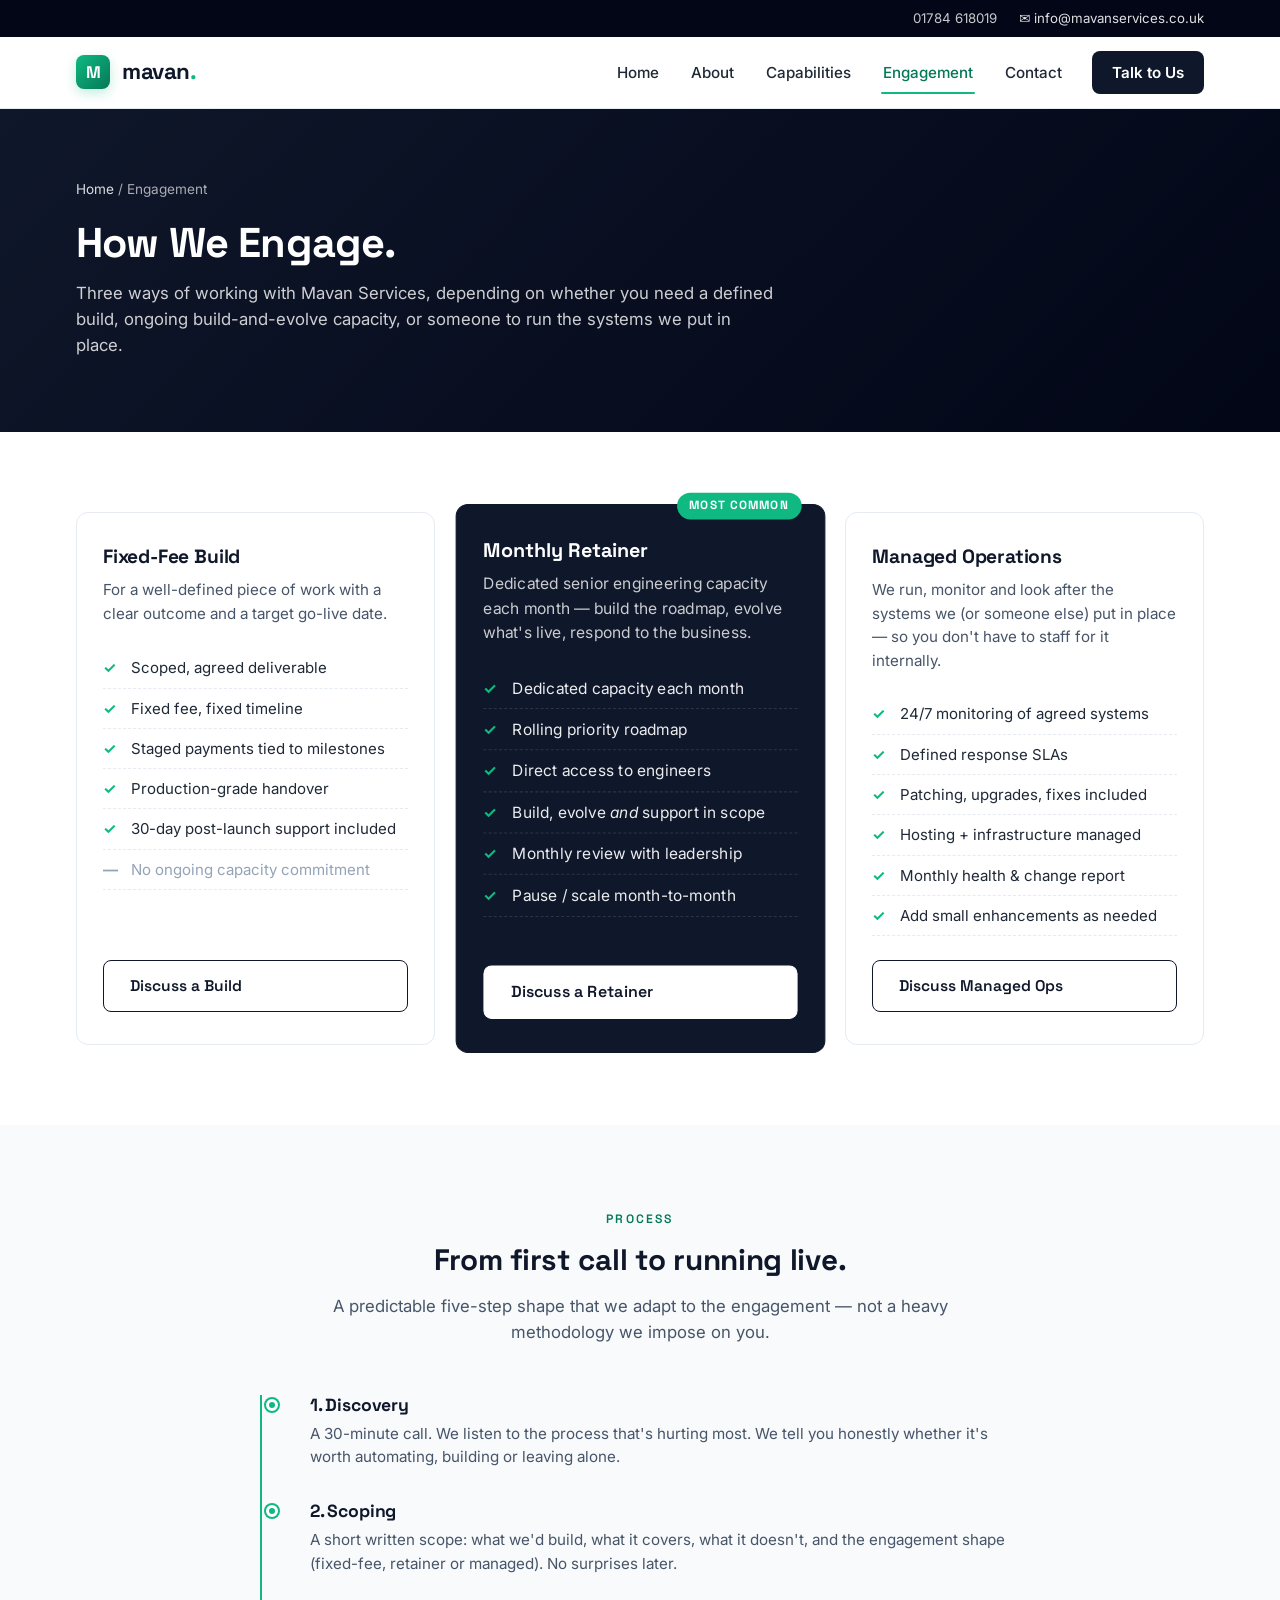
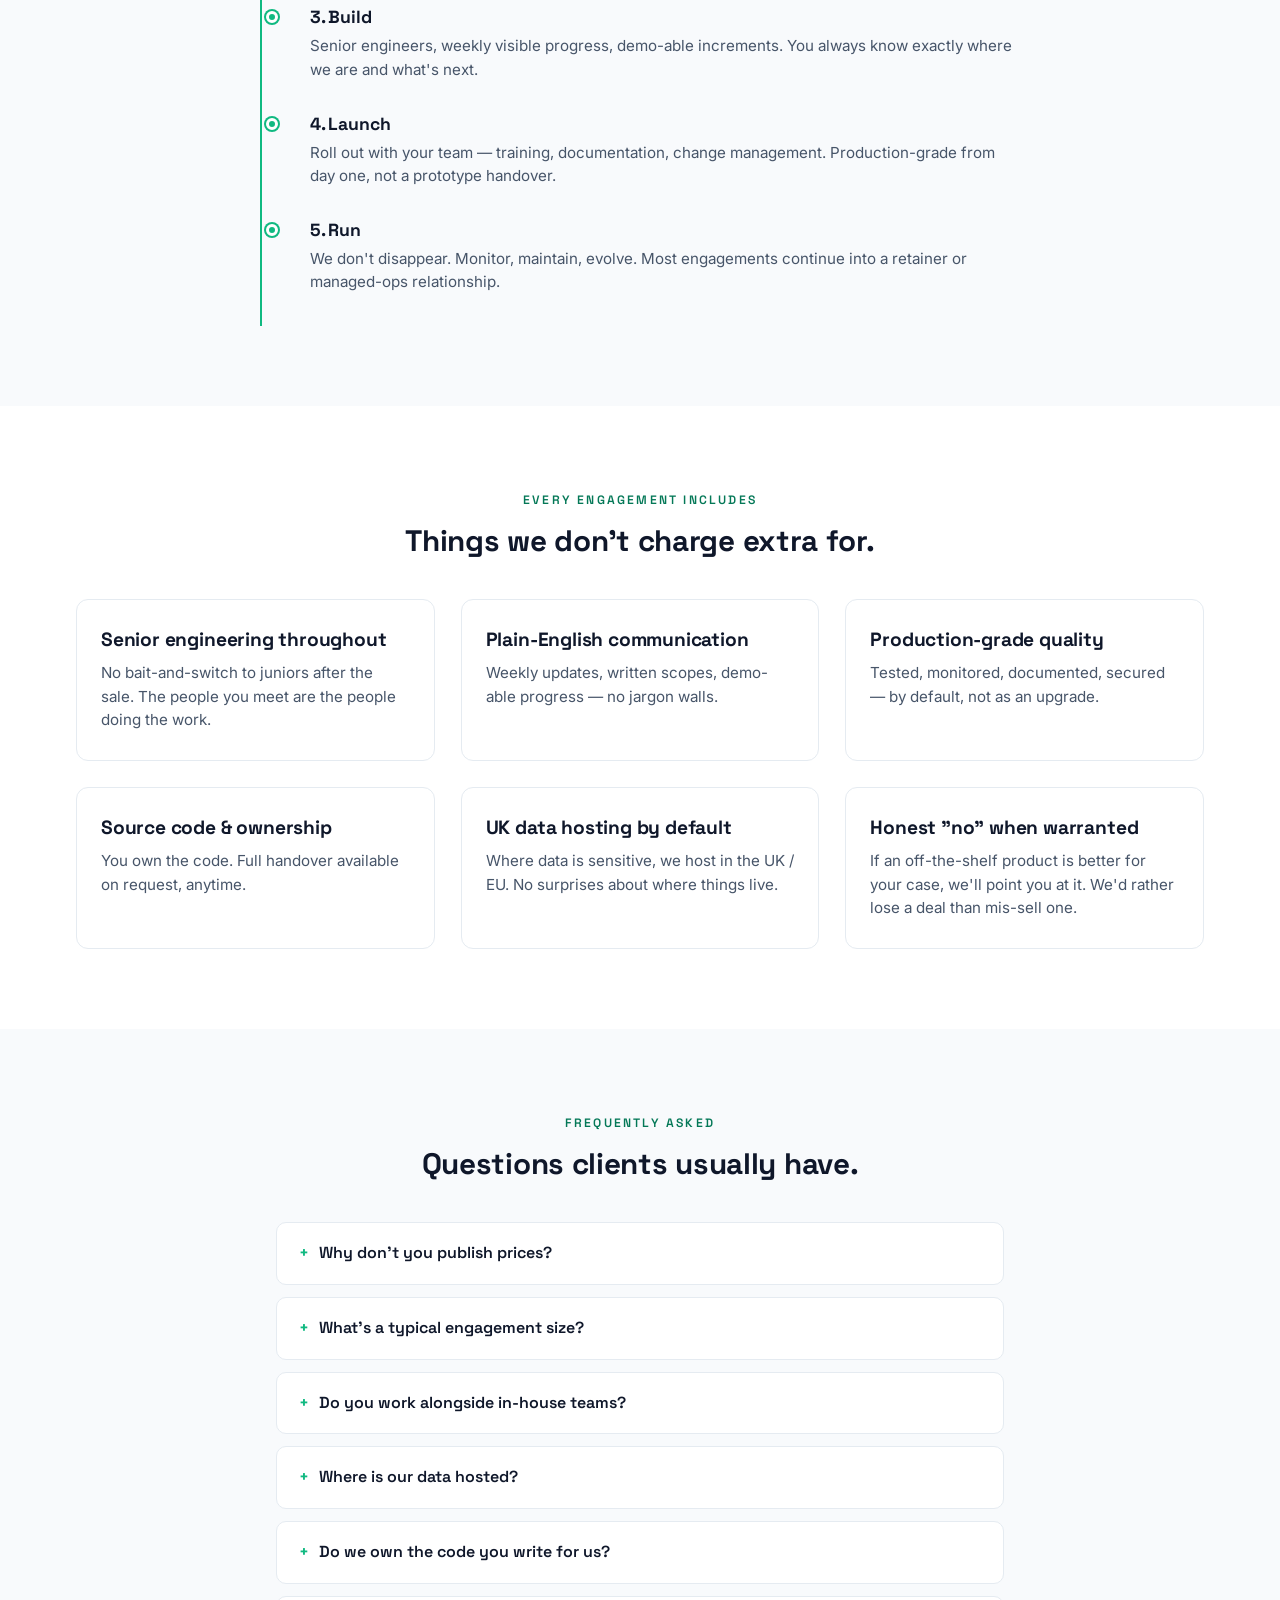
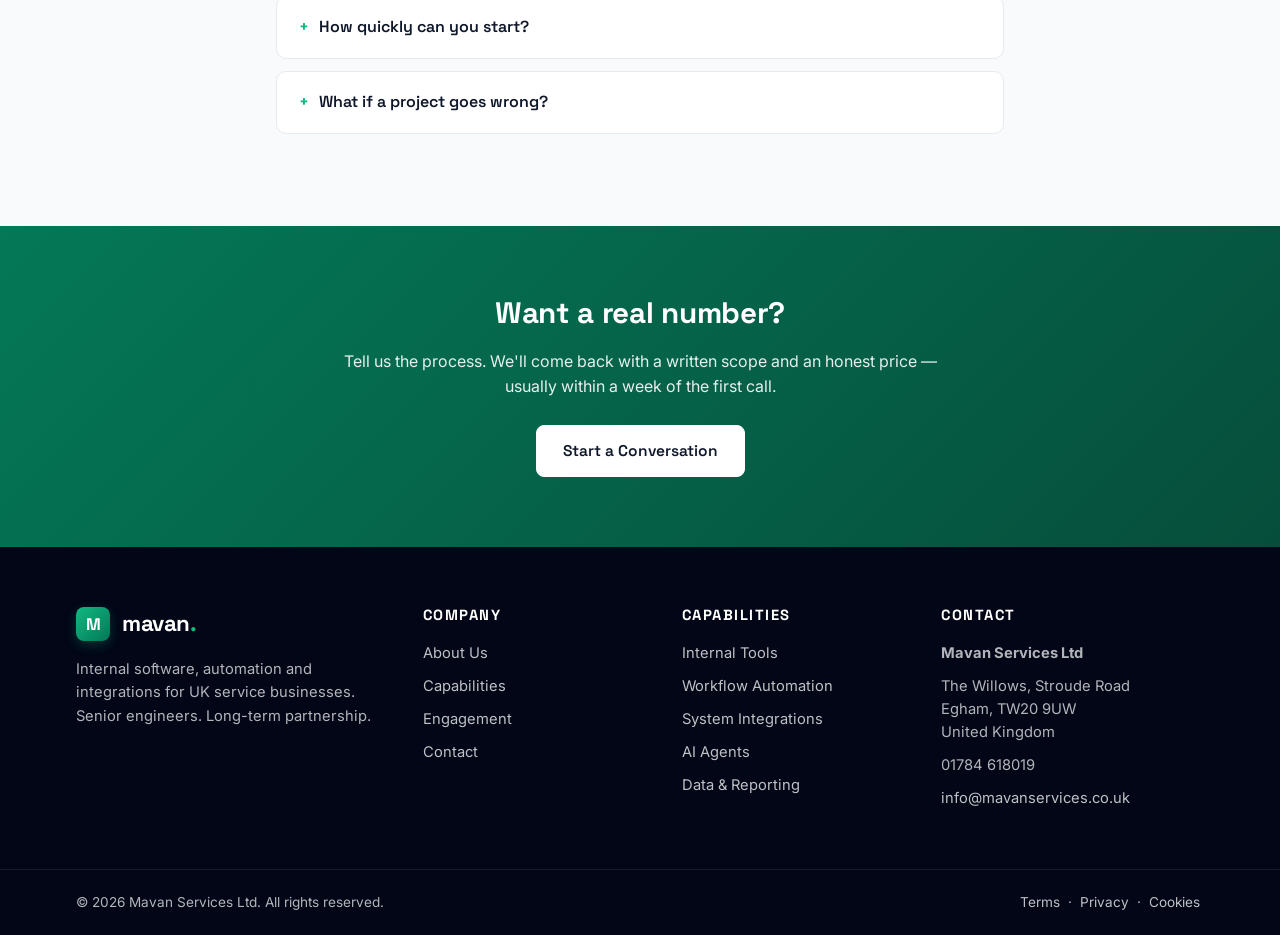
<file: pricing.html>
<!DOCTYPE html>
<html lang="en">
<head>
  <meta charset="UTF-8">
  <meta name="viewport" content="width=device-width, initial-scale=1.0">
  <title>How We Engage — Mavan Services</title>
  <meta name="description" content="How Mavan Services works with UK SMEs: fixed-fee builds, monthly retainers and managed operations — all with senior engineers and honest scoping.">
  <link rel="icon" type="image/svg+xml" href="images/favicon.svg">
  <link rel="preconnect" href="https://fonts.googleapis.com">
  <link rel="preconnect" href="https://fonts.gstatic.com" crossorigin>
  <link href="https://fonts.googleapis.com/css2?family=Space+Grotesk:wght@500;600;700&family=Inter:wght@400;500;600&display=swap" rel="stylesheet">
  <link rel="stylesheet" href="css/style.css">
</head>
<body>

<div class="topbar">
  <div class="container">
    <div></div>
    <div class="links">
      <span data-mavan="phone"></span>
      <a data-mavan-href="email" href="mailto:info@mavanservices.co.uk">✉ <span data-mavan="email">info@mavanservices.co.uk</span></a>
    </div>
  </div>
</div>

<header class="site-header">
  <div class="container">
    <a href="index.html" class="brand">
      <span class="brand-mark">M</span>
      <span class="brand-text">mavan<span class="brand-dot">.</span></span>
    </a>
    <button class="nav-toggle" aria-label="Toggle navigation"><span></span><span></span><span></span></button>
    <nav class="main-nav">
      <a href="index.html">Home</a>
      <a href="about.html">About</a>
      <a href="solutions.html">Capabilities</a>
      <a href="pricing.html" class="active">Engagement</a>
      <a href="contact.html">Contact</a>
      <a href="contact.html" class="nav-cta">Talk to Us</a>
    </nav>
  </div>
</header>

<section class="page-header">
  <div class="container">
    <div class="breadcrumb"><a href="index.html">Home</a> / Engagement</div>
    <h1>How We Engage.</h1>
    <p>Three ways of working with Mavan Services, depending on whether you need a defined build, ongoing build-and-evolve capacity, or someone to run the systems we put in place.</p>
  </div>
</section>

<section>
  <div class="container">
    <div class="pricing-grid">
      <div class="price-card">
        <h3>Fixed-Fee Build</h3>
        <p>For a well-defined piece of work with a clear outcome and a target go-live date.</p>
        <ul>
          <li>Scoped, agreed deliverable</li>
          <li>Fixed fee, fixed timeline</li>
          <li>Staged payments tied to milestones</li>
          <li>Production-grade handover</li>
          <li>30-day post-launch support included</li>
          <li class="no">No ongoing capacity commitment</li>
        </ul>
        <a href="contact.html" class="btn btn-outline">Discuss a Build</a>
      </div>
      <div class="price-card featured">
        <h3>Monthly Retainer</h3>
        <p>Dedicated senior engineering capacity each month — build the roadmap, evolve what's live, respond to the business.</p>
        <ul>
          <li>Dedicated capacity each month</li>
          <li>Rolling priority roadmap</li>
          <li>Direct access to engineers</li>
          <li>Build, evolve <em>and</em> support in scope</li>
          <li>Monthly review with leadership</li>
          <li>Pause / scale month-to-month</li>
        </ul>
        <a href="contact.html" class="btn btn-light">Discuss a Retainer</a>
      </div>
      <div class="price-card">
        <h3>Managed Operations</h3>
        <p>We run, monitor and look after the systems we (or someone else) put in place — so you don't have to staff for it internally.</p>
        <ul>
          <li>24/7 monitoring of agreed systems</li>
          <li>Defined response SLAs</li>
          <li>Patching, upgrades, fixes included</li>
          <li>Hosting + infrastructure managed</li>
          <li>Monthly health & change report</li>
          <li>Add small enhancements as needed</li>
        </ul>
        <a href="contact.html" class="btn btn-outline">Discuss Managed Ops</a>
      </div>
    </div>
  </div>
</section>

<section class="section-soft">
  <div class="container">
    <div style="text-align:center;">
      <span class="eyebrow">Process</span>
      <h2 class="section-title">From first call to running live.</h2>
      <p class="section-sub">A predictable five-step shape that we adapt to the engagement — not a heavy methodology we impose on you.</p>
    </div>
    <div class="timeline" style="margin-top:40px; max-width:760px; margin-left:auto; margin-right:auto;">
      <div class="t-item"><h3>1. Discovery</h3><p>A 30-minute call. We listen to the process that's hurting most. We tell you honestly whether it's worth automating, building or leaving alone.</p></div>
      <div class="t-item"><h3>2. Scoping</h3><p>A short written scope: what we'd build, what it covers, what it doesn't, and the engagement shape (fixed-fee, retainer or managed). No surprises later.</p></div>
      <div class="t-item"><h3>3. Build</h3><p>Senior engineers, weekly visible progress, demo-able increments. You always know exactly where we are and what's next.</p></div>
      <div class="t-item"><h3>4. Launch</h3><p>Roll out with your team — training, documentation, change management. Production-grade from day one, not a prototype handover.</p></div>
      <div class="t-item"><h3>5. Run</h3><p>We don't disappear. Monitor, maintain, evolve. Most engagements continue into a retainer or managed-ops relationship.</p></div>
    </div>
  </div>
</section>

<section>
  <div class="container">
    <div style="text-align:center;">
      <span class="eyebrow">Every engagement includes</span>
      <h2 class="section-title">Things we don't charge extra for.</h2>
    </div>
    <div class="grid grid-3" style="margin-top:40px;">
      <div class="card"><h3>Senior engineering throughout</h3><p>No bait-and-switch to juniors after the sale. The people you meet are the people doing the work.</p></div>
      <div class="card"><h3>Plain-English communication</h3><p>Weekly updates, written scopes, demo-able progress — no jargon walls.</p></div>
      <div class="card"><h3>Production-grade quality</h3><p>Tested, monitored, documented, secured — by default, not as an upgrade.</p></div>
      <div class="card"><h3>Source code & ownership</h3><p>You own the code. Full handover available on request, anytime.</p></div>
      <div class="card"><h3>UK data hosting by default</h3><p>Where data is sensitive, we host in the UK / EU. No surprises about where things live.</p></div>
      <div class="card"><h3>Honest "no" when warranted</h3><p>If an off-the-shelf product is better for your case, we'll point you at it. We'd rather lose a deal than mis-sell one.</p></div>
    </div>
  </div>
</section>

<section class="section-soft">
  <div class="container container-narrow">
    <div style="text-align:center;">
      <span class="eyebrow">Frequently asked</span>
      <h2 class="section-title">Questions clients usually have.</h2>
    </div>
    <div style="margin-top:40px;">
      <details style="background:#fff;border:1px solid var(--line);border-radius:10px;padding:18px 22px;margin-bottom:12px;">
        <summary style="font-weight:600;font-family:'Space Grotesk',sans-serif;color:var(--slate);cursor:pointer;">Why don't you publish prices?</summary>
        <p style="margin-top:14px;color:var(--grey-700);">Because no two of these engagements look the same. A "simple internal tool" can be three weeks or three months depending on scope. We'd rather have a 30-minute call, understand what you actually need, and give you a real number — than post a fake one on a website.</p>
      </details>
      <details style="background:#fff;border:1px solid var(--line);border-radius:10px;padding:18px 22px;margin-bottom:12px;">
        <summary style="font-weight:600;font-family:'Space Grotesk',sans-serif;color:var(--slate);cursor:pointer;">What's a typical engagement size?</summary>
        <p style="margin-top:14px;color:var(--grey-700);">Fixed-fee builds usually start in the low five figures (GBP) for a well-scoped tool or automation. Retainers are sized by the capacity you need each month. Managed ops is sized by the scope of what we're running. We'll always quote in writing before any work starts.</p>
      </details>
      <details style="background:#fff;border:1px solid var(--line);border-radius:10px;padding:18px 22px;margin-bottom:12px;">
        <summary style="font-weight:600;font-family:'Space Grotesk',sans-serif;color:var(--slate);cursor:pointer;">Do you work alongside in-house teams?</summary>
        <p style="margin-top:14px;color:var(--grey-700);">Yes — often. Sometimes we're the entire engineering function; sometimes we sit alongside an in-house team, handling specific systems or filling a senior gap. Both work well.</p>
      </details>
      <details style="background:#fff;border:1px solid var(--line);border-radius:10px;padding:18px 22px;margin-bottom:12px;">
        <summary style="font-weight:600;font-family:'Space Grotesk',sans-serif;color:var(--slate);cursor:pointer;">Where is our data hosted?</summary>
        <p style="margin-top:14px;color:var(--grey-700);">In the UK by default, in the EU on request. We use mainstream cloud providers (AWS, Azure, GCP) and configure region pinning explicitly. If you need on-prem or your own tenancy, we can do that too.</p>
      </details>
      <details style="background:#fff;border:1px solid var(--line);border-radius:10px;padding:18px 22px;margin-bottom:12px;">
        <summary style="font-weight:600;font-family:'Space Grotesk',sans-serif;color:var(--slate);cursor:pointer;">Do we own the code you write for us?</summary>
        <p style="margin-top:14px;color:var(--grey-700);">Yes. The code we write for you is yours. You can take it elsewhere at any time, and we'll hand it over cleanly. We don't lock anyone in via the IP.</p>
      </details>
      <details style="background:#fff;border:1px solid var(--line);border-radius:10px;padding:18px 22px;margin-bottom:12px;">
        <summary style="font-weight:600;font-family:'Space Grotesk',sans-serif;color:var(--slate);cursor:pointer;">How quickly can you start?</summary>
        <p style="margin-top:14px;color:var(--grey-700);">Most discovery calls happen within a few days. Scoping usually takes a week. We're typically able to start build work within 2–4 weeks of agreement — sometimes sooner.</p>
      </details>
      <details style="background:#fff;border:1px solid var(--line);border-radius:10px;padding:18px 22px;margin-bottom:12px;">
        <summary style="font-weight:600;font-family:'Space Grotesk',sans-serif;color:var(--slate);cursor:pointer;">What if a project goes wrong?</summary>
        <p style="margin-top:14px;color:var(--grey-700);">We write scope clearly so the chances of that are low. Fixed-fee engagements are exactly that — fixed. Retainers can be paused with one month's notice. We'd rather refund a deposit than ship something you don't want.</p>
      </details>
    </div>
  </div>
</section>

<section class="cta-banner">
  <div class="container">
    <h2>Want a real number?</h2>
    <p>Tell us the process. We'll come back with a written scope and an honest price — usually within a week of the first call.</p>
    <div class="actions" style="justify-content:center;">
      <a href="contact.html" class="btn btn-light">Start a Conversation</a>
    </div>
  </div>
</section>

<footer class="site-footer">
  <div class="container">
    <div class="footer-brand">
      <a href="index.html" class="brand">
        <span class="brand-mark">M</span>
        <span class="brand-text">mavan<span class="brand-dot">.</span></span>
      </a>
      <p>Internal software, automation and integrations for UK service businesses. Senior engineers. Long-term partnership.</p>
    </div>
    <div>
      <h4>Company</h4>
      <ul>
        <li><a href="about.html">About Us</a></li>
        <li><a href="solutions.html">Capabilities</a></li>
        <li><a href="pricing.html">Engagement</a></li>
        <li><a href="contact.html">Contact</a></li>
      </ul>
    </div>
    <div>
      <h4>Capabilities</h4>
      <ul>
        <li><a href="solutions.html#internal-tools">Internal Tools</a></li>
        <li><a href="solutions.html#automation">Workflow Automation</a></li>
        <li><a href="solutions.html#integrations">System Integrations</a></li>
        <li><a href="solutions.html#ai-assistants">AI Agents</a></li>
        <li><a href="solutions.html#data">Data & Reporting</a></li>
      </ul>
    </div>
    <div>
      <h4>Contact</h4>
      <ul>
        <li><strong data-mavan="name">Mavan Services Ltd</strong></li>
        <li><span data-mavan="addressBlock"></span></li>
        <li><span data-mavan="phone"></span></li>
        <li><a data-mavan-href="email" href="mailto:info@mavanservices.co.uk"><span data-mavan="email">info@mavanservices.co.uk</span></a></li>
      </ul>
    </div>
  </div>
  <div class="footer-bottom">
    <div class="container">
      <div>© <span id="year"></span> Mavan Services Ltd. All rights reserved.</div>
      <div><a href="terms.html">Terms</a> · <a href="privacy.html">Privacy</a> · <a href="privacy.html#cookies">Cookies</a></div>
    </div>
  </div>
</footer>

<script src="js/site.js"></script>
</body>
</html>
</file>
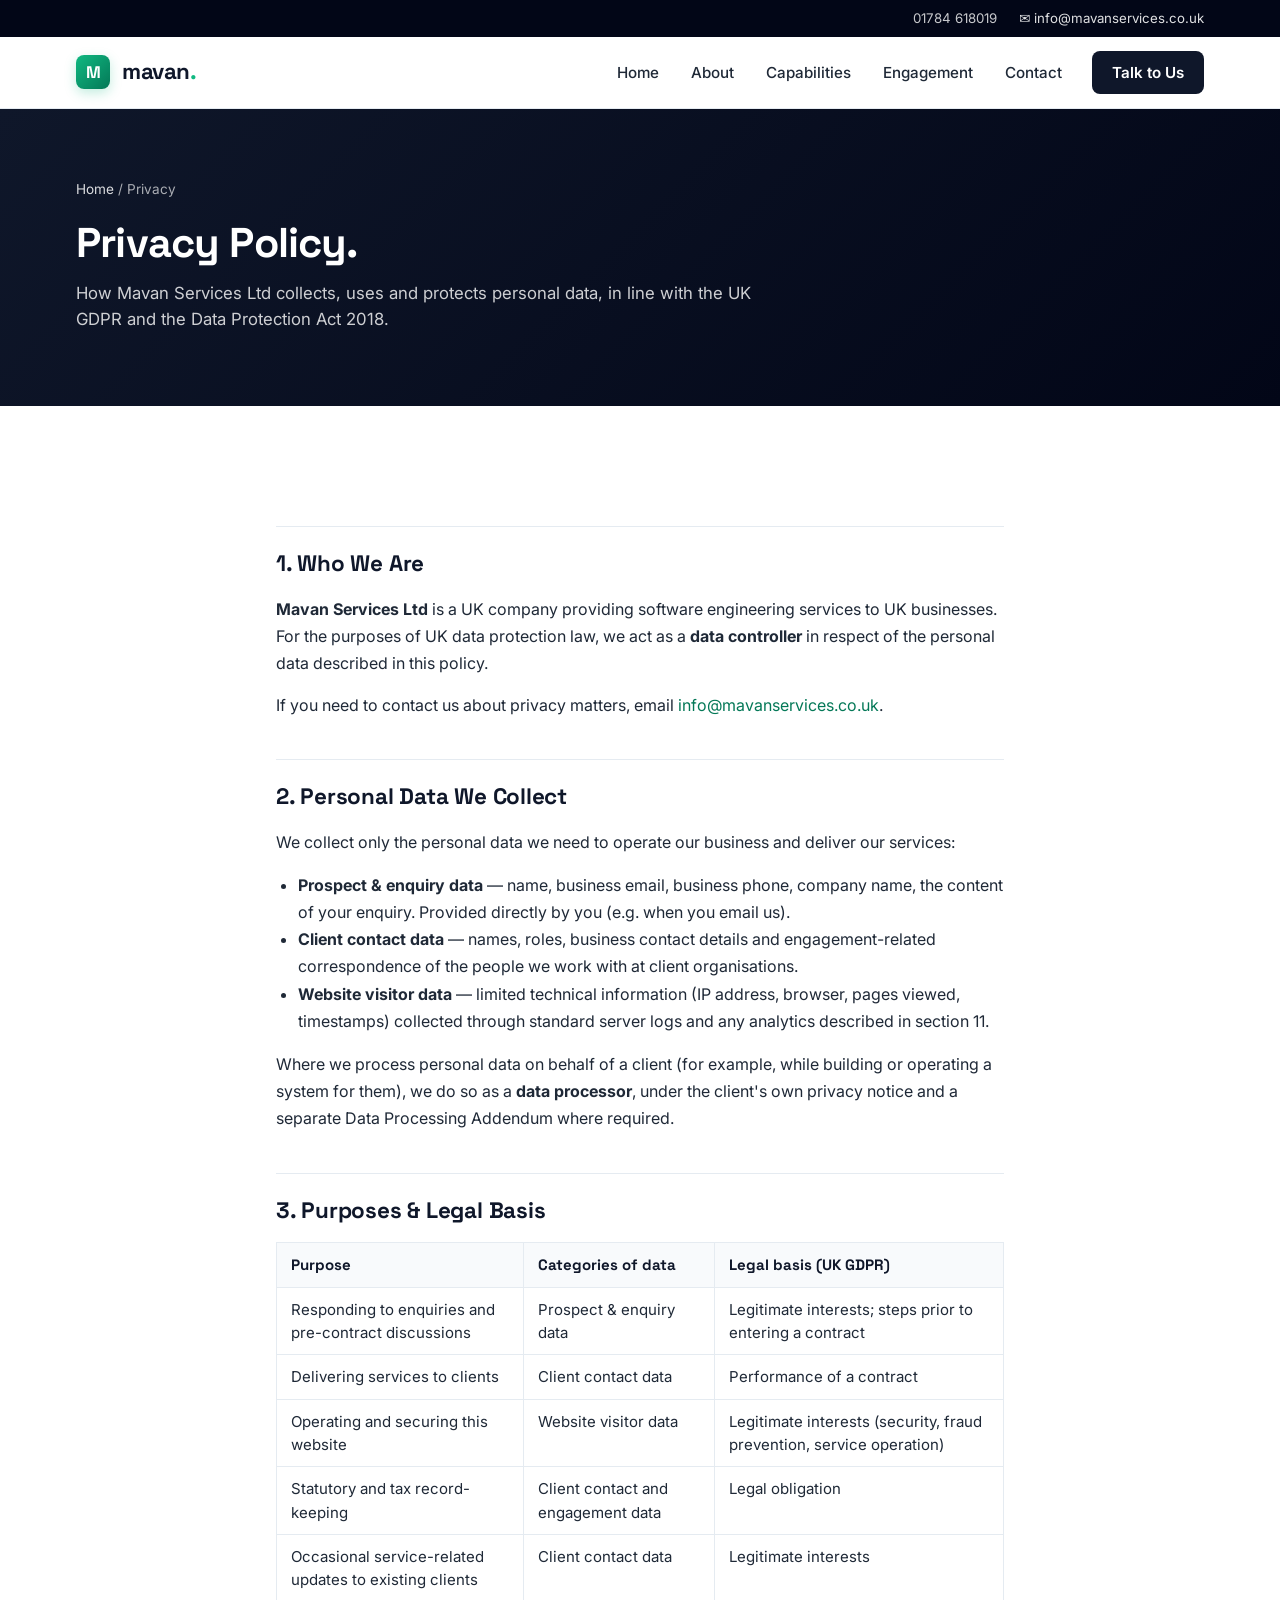
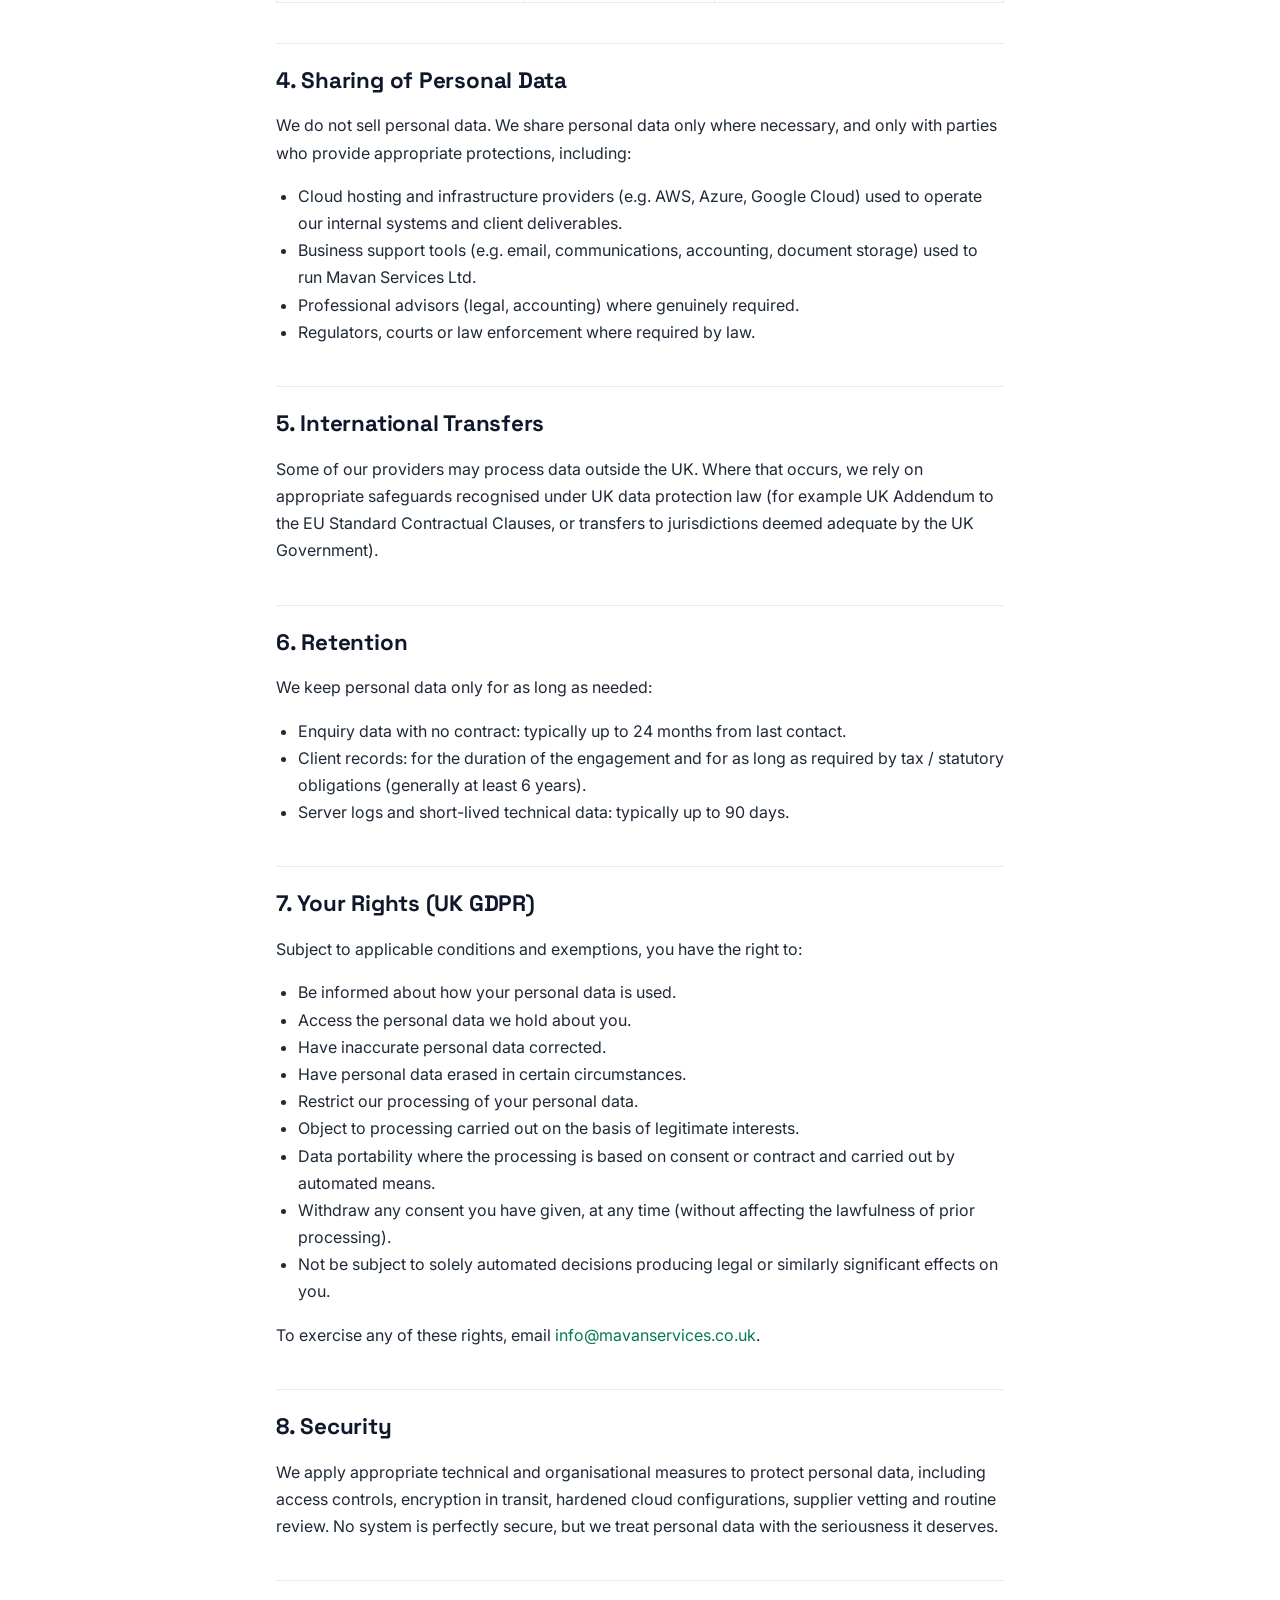
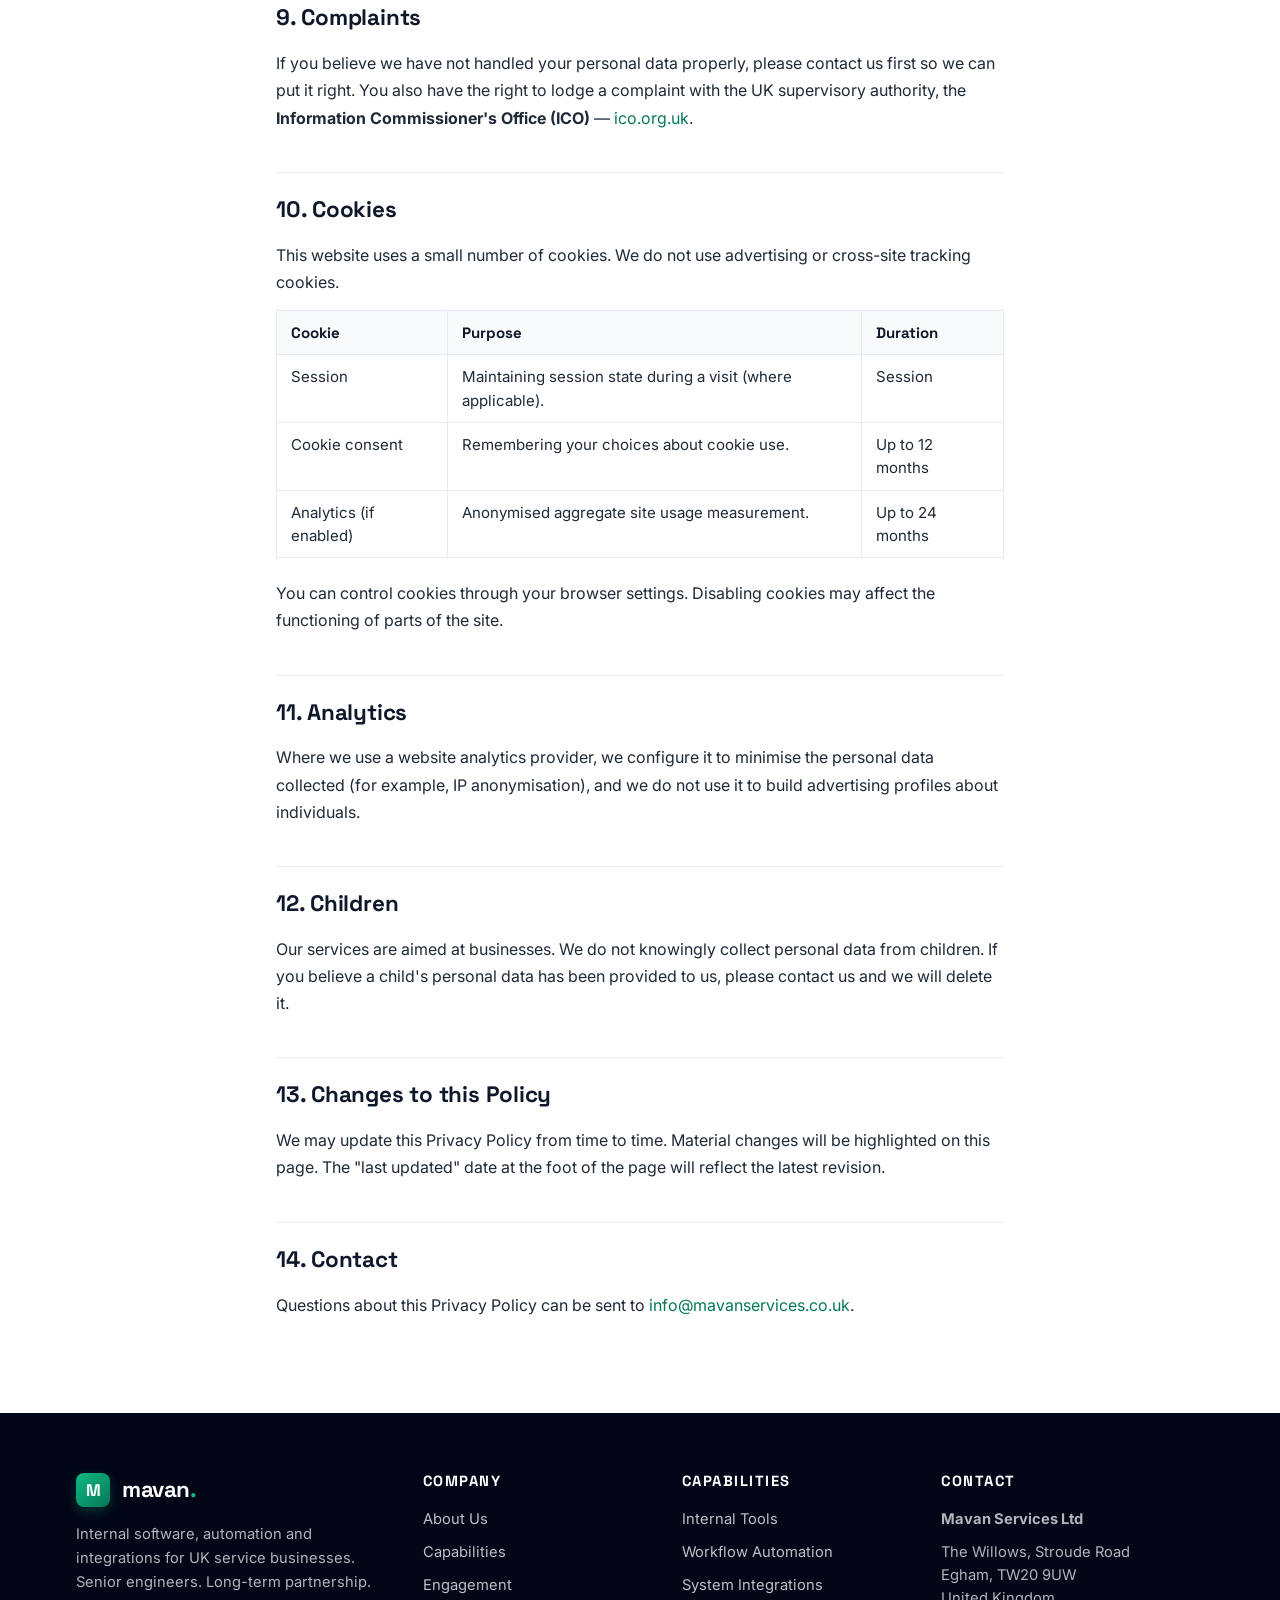
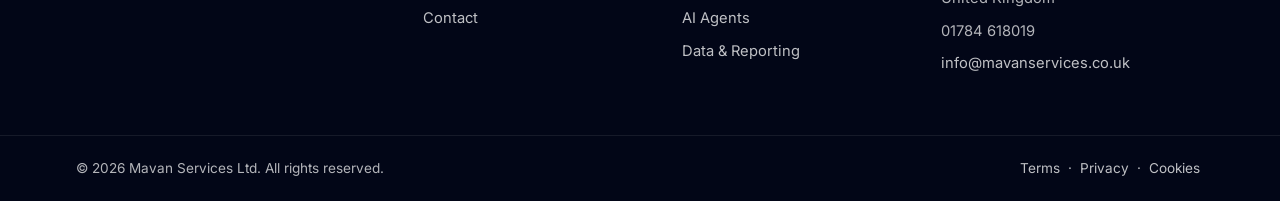
<file: privacy.html>
<!DOCTYPE html>
<html lang="en">
<head>
  <meta charset="UTF-8">
  <meta name="viewport" content="width=device-width, initial-scale=1.0">
  <title>Privacy Policy — Mavan Services</title>
  <meta name="description" content="Privacy and cookie policy for Mavan Services Ltd, in line with UK GDPR and the Data Protection Act 2018.">
  <link rel="icon" type="image/svg+xml" href="images/favicon.svg">
  <link rel="preconnect" href="https://fonts.googleapis.com">
  <link rel="preconnect" href="https://fonts.gstatic.com" crossorigin>
  <link href="https://fonts.googleapis.com/css2?family=Space+Grotesk:wght@500;600;700&family=Inter:wght@400;500;600&display=swap" rel="stylesheet">
  <link rel="stylesheet" href="css/style.css">
</head>
<body>

<div class="topbar">
  <div class="container">
    <div></div>
    <div class="links">
      <span data-mavan="phone"></span>
      <a data-mavan-href="email" href="mailto:info@mavanservices.co.uk">✉ <span data-mavan="email">info@mavanservices.co.uk</span></a>
    </div>
  </div>
</div>

<header class="site-header">
  <div class="container">
    <a href="index.html" class="brand">
      <span class="brand-mark">M</span>
      <span class="brand-text">mavan<span class="brand-dot">.</span></span>
    </a>
    <button class="nav-toggle" aria-label="Toggle navigation"><span></span><span></span><span></span></button>
    <nav class="main-nav">
      <a href="index.html">Home</a>
      <a href="about.html">About</a>
      <a href="solutions.html">Capabilities</a>
      <a href="pricing.html">Engagement</a>
      <a href="contact.html">Contact</a>
      <a href="contact.html" class="nav-cta">Talk to Us</a>
    </nav>
  </div>
</header>

<section class="page-header">
  <div class="container">
    <div class="breadcrumb"><a href="index.html">Home</a> / Privacy</div>
    <h1>Privacy Policy.</h1>
    <p>How Mavan Services Ltd collects, uses and protects personal data, in line with the UK GDPR and the Data Protection Act 2018.</p>
  </div>
</section>

<section>
  <div class="container container-narrow legal">

    <h2>1. Who We Are</h2>
    <p><strong data-mavan="name">Mavan Services Ltd</strong> is a UK company providing software engineering services to UK businesses. For the purposes of UK data protection law, we act as a <strong>data controller</strong> in respect of the personal data described in this policy.</p>
    <p>If you need to contact us about privacy matters, email <a data-mavan-href="email" href="mailto:info@mavanservices.co.uk"><span data-mavan="email">info@mavanservices.co.uk</span></a>.</p>

    <h2>2. Personal Data We Collect</h2>
    <p>We collect only the personal data we need to operate our business and deliver our services:</p>
    <ul>
      <li><strong>Prospect & enquiry data</strong> — name, business email, business phone, company name, the content of your enquiry. Provided directly by you (e.g. when you email us).</li>
      <li><strong>Client contact data</strong> — names, roles, business contact details and engagement-related correspondence of the people we work with at client organisations.</li>
      <li><strong>Website visitor data</strong> — limited technical information (IP address, browser, pages viewed, timestamps) collected through standard server logs and any analytics described in section 11.</li>
    </ul>
    <p>Where we process personal data on behalf of a client (for example, while building or operating a system for them), we do so as a <strong>data processor</strong>, under the client's own privacy notice and a separate Data Processing Addendum where required.</p>

    <h2>3. Purposes & Legal Basis</h2>
    <table>
      <thead><tr><th>Purpose</th><th>Categories of data</th><th>Legal basis (UK GDPR)</th></tr></thead>
      <tbody>
        <tr><td>Responding to enquiries and pre-contract discussions</td><td>Prospect & enquiry data</td><td>Legitimate interests; steps prior to entering a contract</td></tr>
        <tr><td>Delivering services to clients</td><td>Client contact data</td><td>Performance of a contract</td></tr>
        <tr><td>Operating and securing this website</td><td>Website visitor data</td><td>Legitimate interests (security, fraud prevention, service operation)</td></tr>
        <tr><td>Statutory and tax record-keeping</td><td>Client contact and engagement data</td><td>Legal obligation</td></tr>
        <tr><td>Occasional service-related updates to existing clients</td><td>Client contact data</td><td>Legitimate interests</td></tr>
      </tbody>
    </table>

    <h2>4. Sharing of Personal Data</h2>
    <p>We do not sell personal data. We share personal data only where necessary, and only with parties who provide appropriate protections, including:</p>
    <ul>
      <li>Cloud hosting and infrastructure providers (e.g. AWS, Azure, Google Cloud) used to operate our internal systems and client deliverables.</li>
      <li>Business support tools (e.g. email, communications, accounting, document storage) used to run Mavan Services Ltd.</li>
      <li>Professional advisors (legal, accounting) where genuinely required.</li>
      <li>Regulators, courts or law enforcement where required by law.</li>
    </ul>

    <h2>5. International Transfers</h2>
    <p>Some of our providers may process data outside the UK. Where that occurs, we rely on appropriate safeguards recognised under UK data protection law (for example UK Addendum to the EU Standard Contractual Clauses, or transfers to jurisdictions deemed adequate by the UK Government).</p>

    <h2>6. Retention</h2>
    <p>We keep personal data only for as long as needed:</p>
    <ul>
      <li>Enquiry data with no contract: typically up to 24 months from last contact.</li>
      <li>Client records: for the duration of the engagement and for as long as required by tax / statutory obligations (generally at least 6 years).</li>
      <li>Server logs and short-lived technical data: typically up to 90 days.</li>
    </ul>

    <h2>7. Your Rights (UK GDPR)</h2>
    <p>Subject to applicable conditions and exemptions, you have the right to:</p>
    <ul>
      <li>Be informed about how your personal data is used.</li>
      <li>Access the personal data we hold about you.</li>
      <li>Have inaccurate personal data corrected.</li>
      <li>Have personal data erased in certain circumstances.</li>
      <li>Restrict our processing of your personal data.</li>
      <li>Object to processing carried out on the basis of legitimate interests.</li>
      <li>Data portability where the processing is based on consent or contract and carried out by automated means.</li>
      <li>Withdraw any consent you have given, at any time (without affecting the lawfulness of prior processing).</li>
      <li>Not be subject to solely automated decisions producing legal or similarly significant effects on you.</li>
    </ul>
    <p>To exercise any of these rights, email <a data-mavan-href="email" href="mailto:info@mavanservices.co.uk"><span data-mavan="email">info@mavanservices.co.uk</span></a>.</p>

    <h2>8. Security</h2>
    <p>We apply appropriate technical and organisational measures to protect personal data, including access controls, encryption in transit, hardened cloud configurations, supplier vetting and routine review. No system is perfectly secure, but we treat personal data with the seriousness it deserves.</p>

    <h2>9. Complaints</h2>
    <p>If you believe we have not handled your personal data properly, please contact us first so we can put it right. You also have the right to lodge a complaint with the UK supervisory authority, the <strong>Information Commissioner's Office (ICO)</strong> — <a href="https://ico.org.uk" target="_blank" rel="noopener">ico.org.uk</a>.</p>

    <h2 id="cookies">10. Cookies</h2>
    <p>This website uses a small number of cookies. We do not use advertising or cross-site tracking cookies.</p>
    <table>
      <thead><tr><th>Cookie</th><th>Purpose</th><th>Duration</th></tr></thead>
      <tbody>
        <tr><td>Session</td><td>Maintaining session state during a visit (where applicable).</td><td>Session</td></tr>
        <tr><td>Cookie consent</td><td>Remembering your choices about cookie use.</td><td>Up to 12 months</td></tr>
        <tr><td>Analytics (if enabled)</td><td>Anonymised aggregate site usage measurement.</td><td>Up to 24 months</td></tr>
      </tbody>
    </table>
    <p>You can control cookies through your browser settings. Disabling cookies may affect the functioning of parts of the site.</p>

    <h2>11. Analytics</h2>
    <p>Where we use a website analytics provider, we configure it to minimise the personal data collected (for example, IP anonymisation), and we do not use it to build advertising profiles about individuals.</p>

    <h2>12. Children</h2>
    <p>Our services are aimed at businesses. We do not knowingly collect personal data from children. If you believe a child's personal data has been provided to us, please contact us and we will delete it.</p>

    <h2>13. Changes to this Policy</h2>
    <p>We may update this Privacy Policy from time to time. Material changes will be highlighted on this page. The "last updated" date at the foot of the page will reflect the latest revision.</p>

    <h2>14. Contact</h2>
    <p>Questions about this Privacy Policy can be sent to <a data-mavan-href="email" href="mailto:info@mavanservices.co.uk"><span data-mavan="email">info@mavanservices.co.uk</span></a>.</p>
  </div>
</section>

<footer class="site-footer">
  <div class="container">
    <div class="footer-brand">
      <a href="index.html" class="brand">
        <span class="brand-mark">M</span>
        <span class="brand-text">mavan<span class="brand-dot">.</span></span>
      </a>
      <p>Internal software, automation and integrations for UK service businesses. Senior engineers. Long-term partnership.</p>
    </div>
    <div>
      <h4>Company</h4>
      <ul>
        <li><a href="about.html">About Us</a></li>
        <li><a href="solutions.html">Capabilities</a></li>
        <li><a href="pricing.html">Engagement</a></li>
        <li><a href="contact.html">Contact</a></li>
      </ul>
    </div>
    <div>
      <h4>Capabilities</h4>
      <ul>
        <li><a href="solutions.html#internal-tools">Internal Tools</a></li>
        <li><a href="solutions.html#automation">Workflow Automation</a></li>
        <li><a href="solutions.html#integrations">System Integrations</a></li>
        <li><a href="solutions.html#ai-assistants">AI Agents</a></li>
        <li><a href="solutions.html#data">Data & Reporting</a></li>
      </ul>
    </div>
    <div>
      <h4>Contact</h4>
      <ul>
        <li><strong data-mavan="name">Mavan Services Ltd</strong></li>
        <li><span data-mavan="addressBlock"></span></li>
        <li><span data-mavan="phone"></span></li>
        <li><a data-mavan-href="email" href="mailto:info@mavanservices.co.uk"><span data-mavan="email">info@mavanservices.co.uk</span></a></li>
      </ul>
    </div>
  </div>
  <div class="footer-bottom">
    <div class="container">
      <div>© <span id="year"></span> Mavan Services Ltd. All rights reserved.</div>
      <div><a href="terms.html">Terms</a> · <a href="privacy.html">Privacy</a> · <a href="privacy.html#cookies">Cookies</a></div>
    </div>
  </div>
</footer>

<script src="js/site.js"></script>
</body>
</html>
</file>
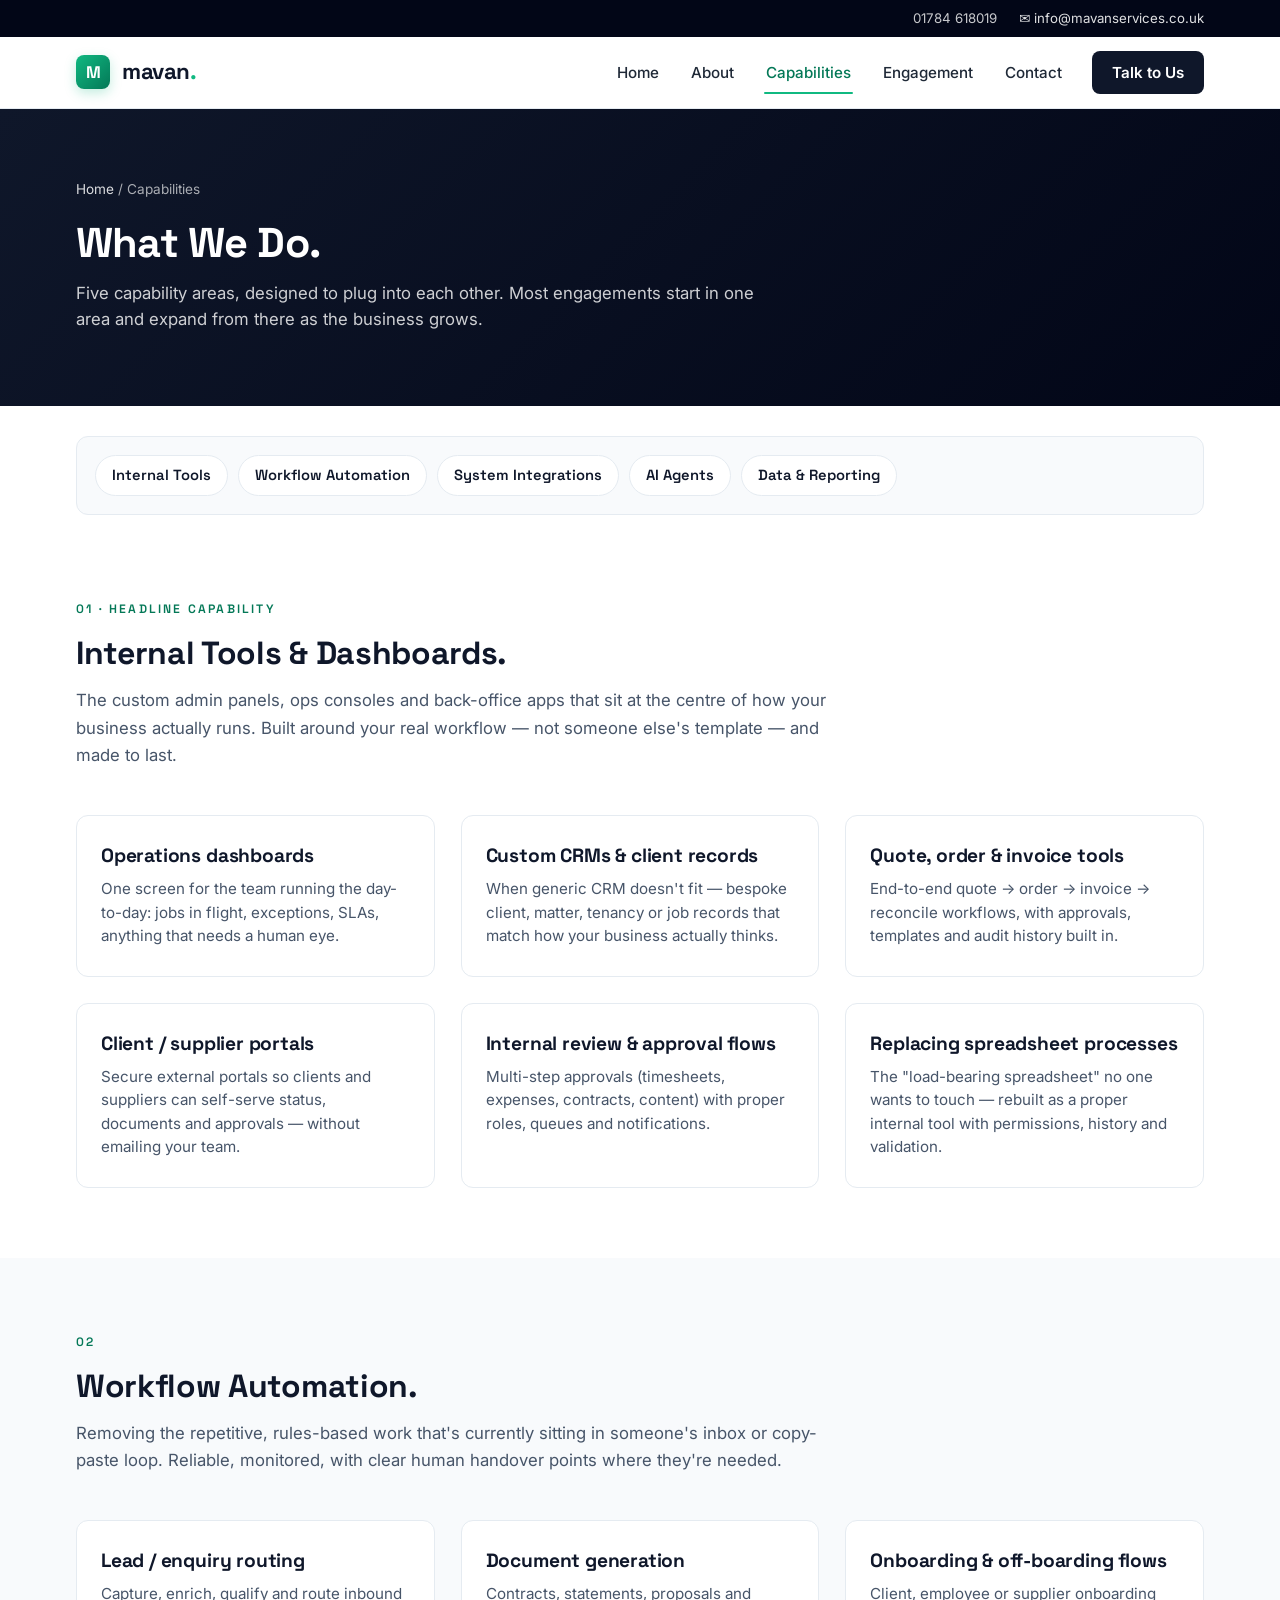
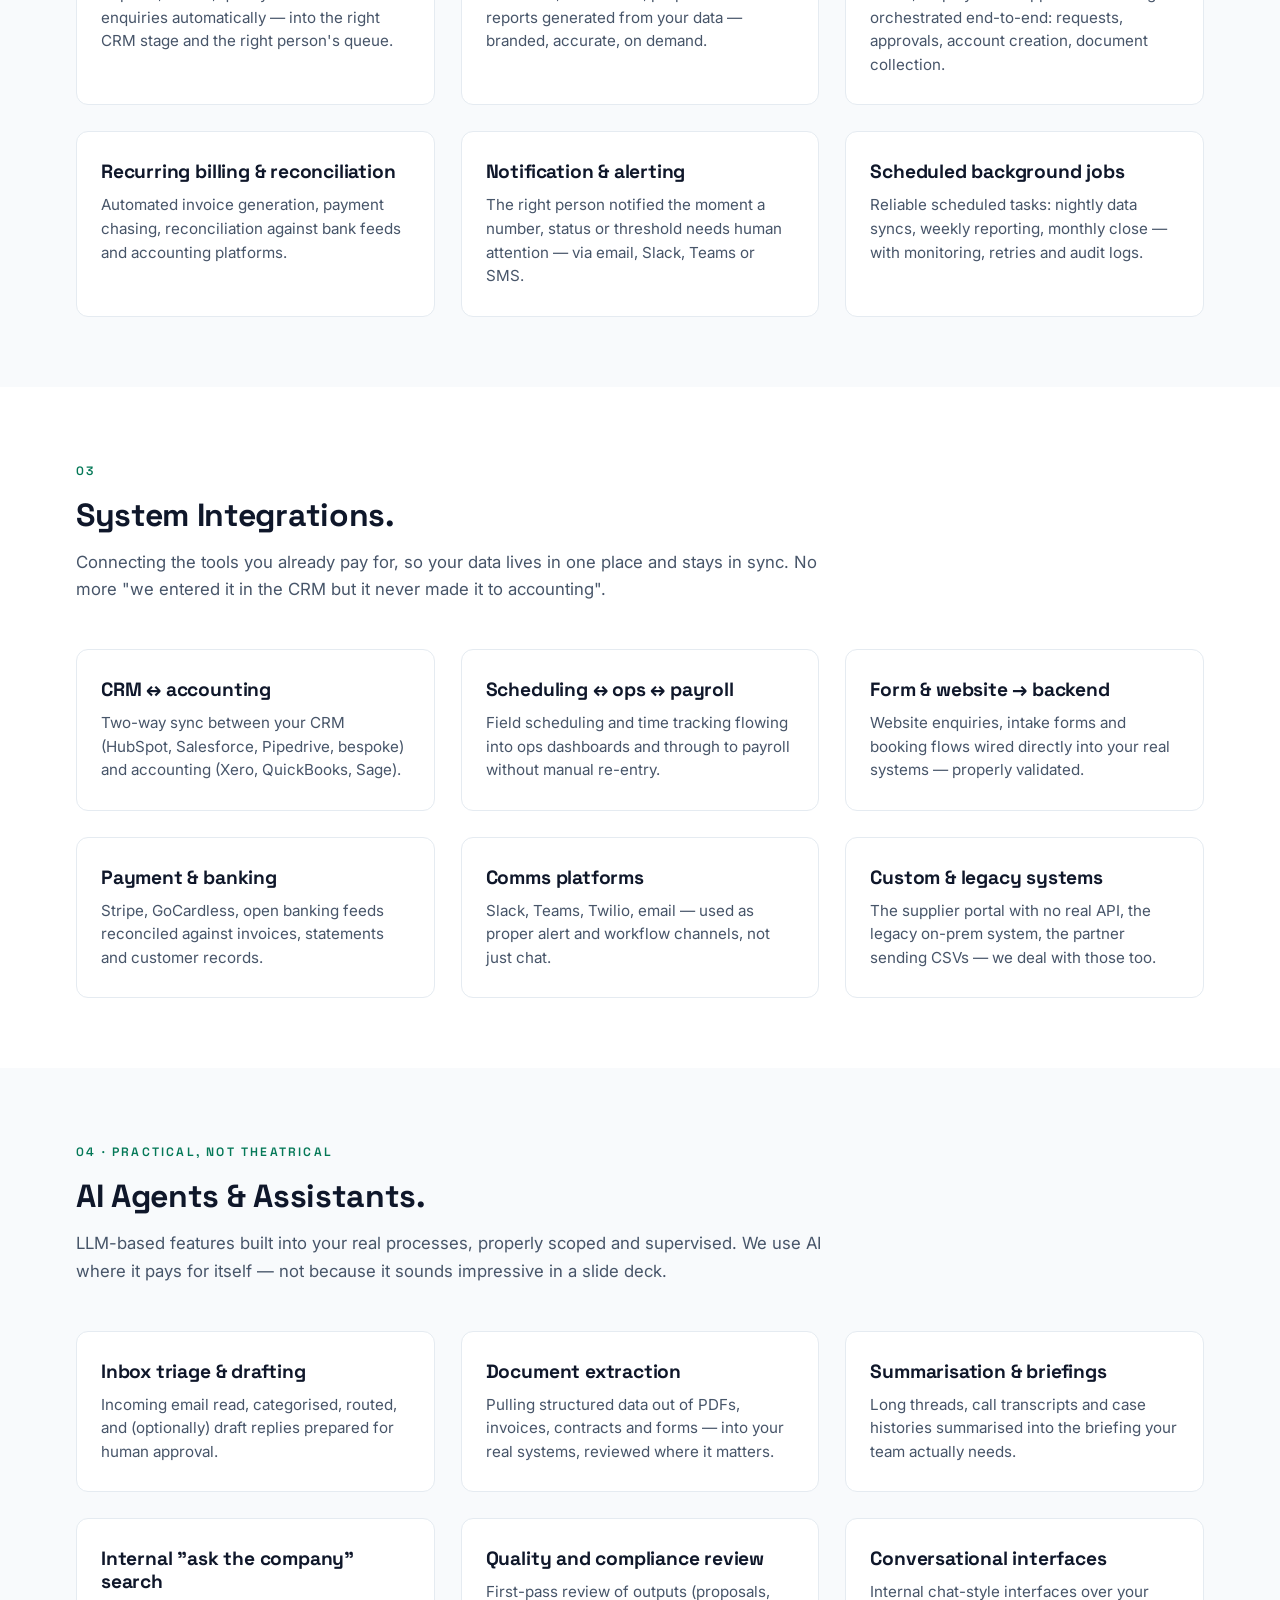
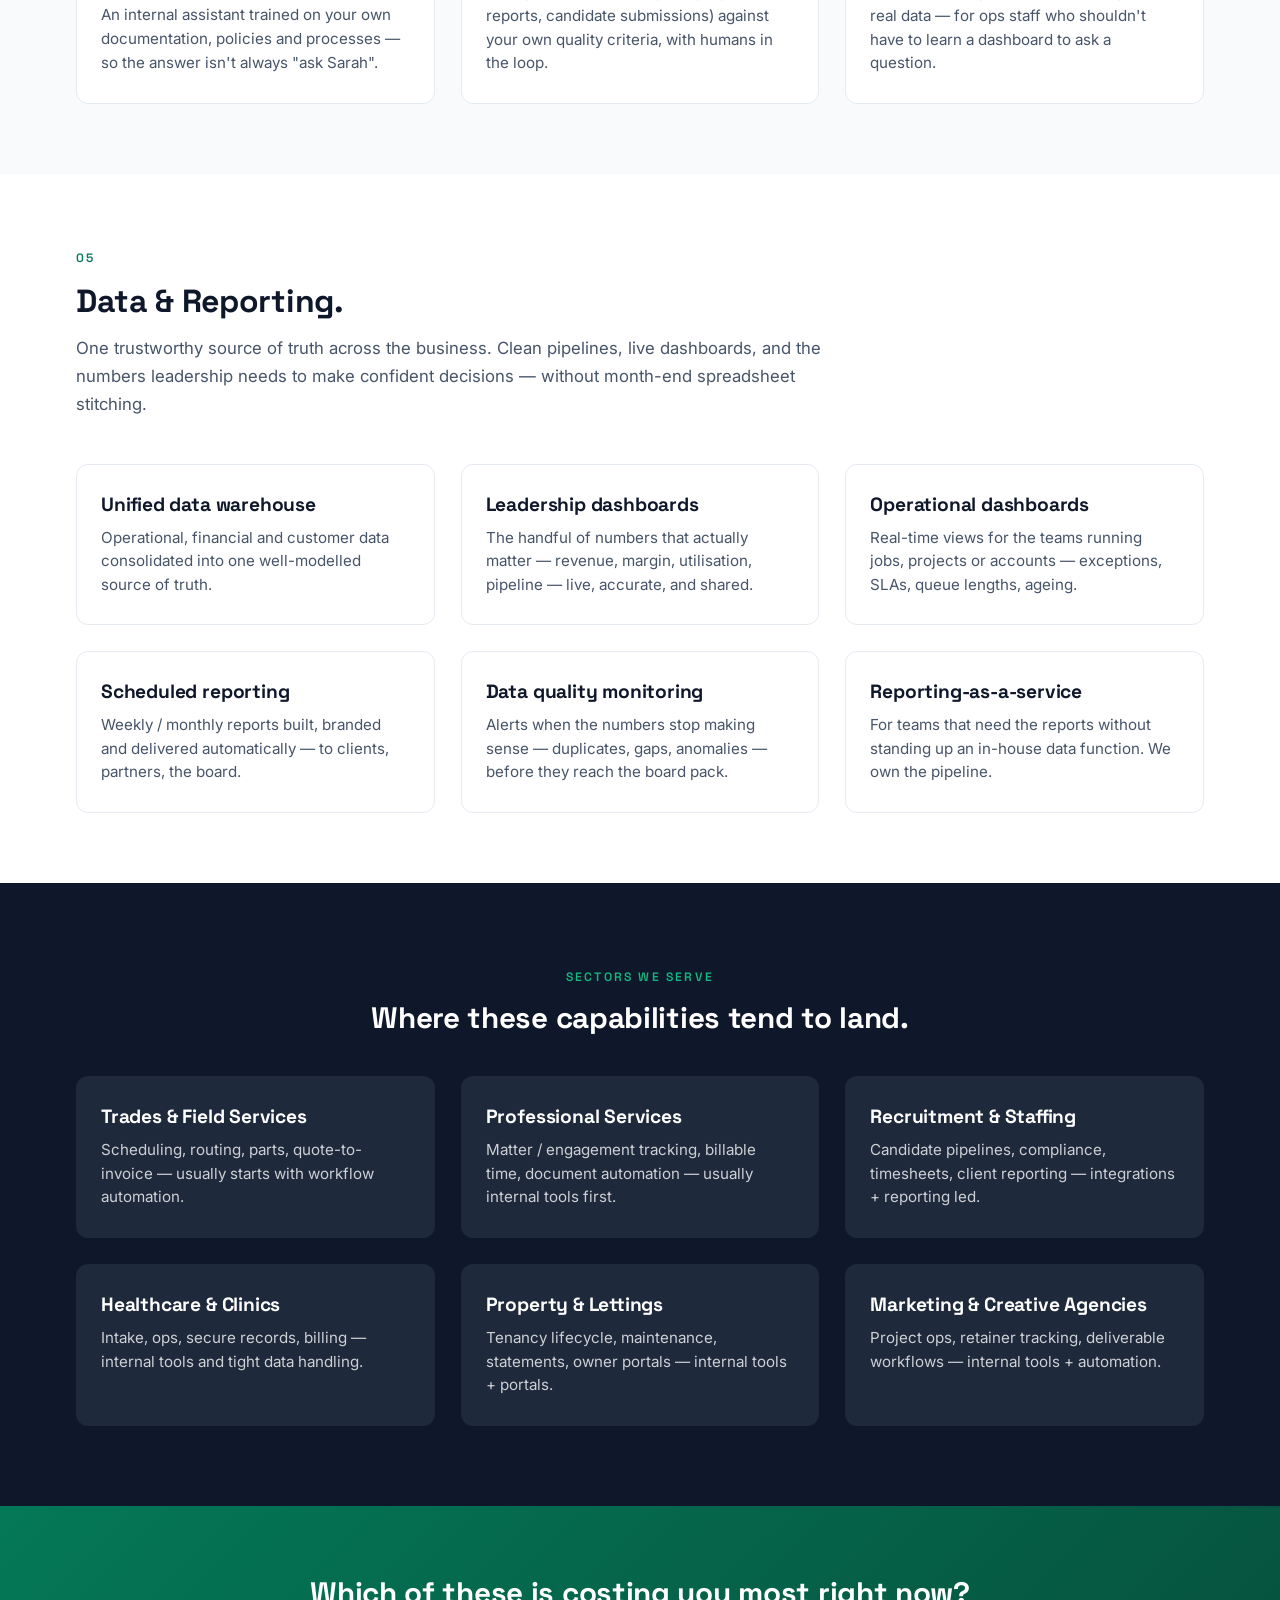
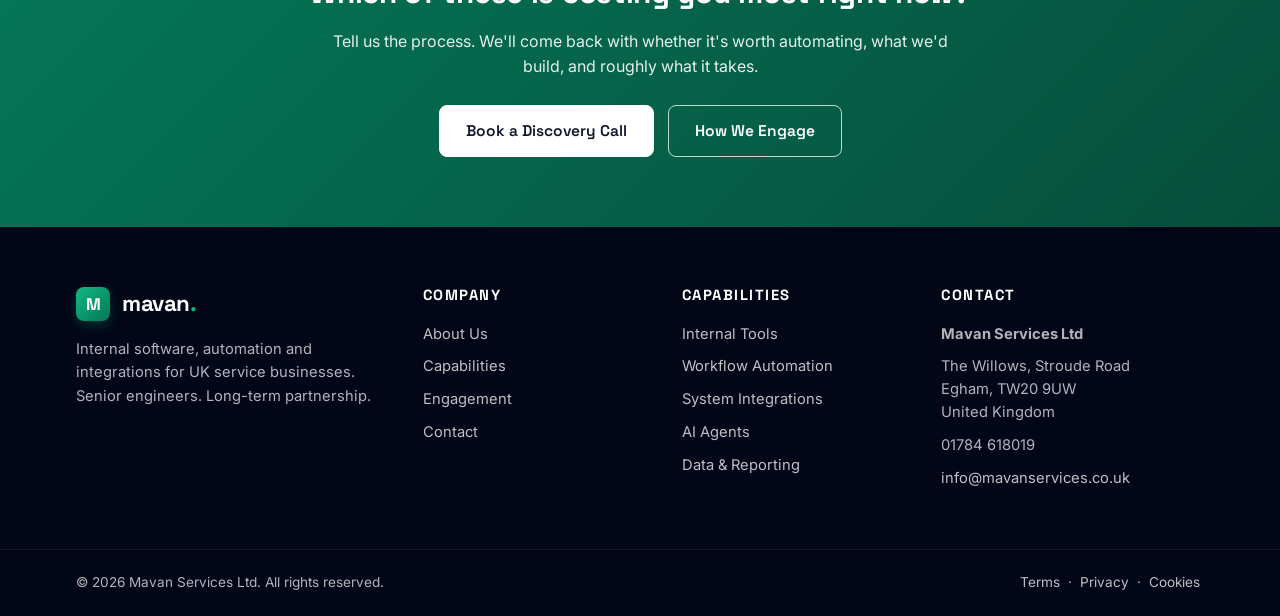
<file: solutions.html>
<!DOCTYPE html>
<html lang="en">
<head>
  <meta charset="UTF-8">
  <meta name="viewport" content="width=device-width, initial-scale=1.0">
  <title>Capabilities — Mavan Services</title>
  <meta name="description" content="Internal tools, workflow automation, system integrations, AI agents and data reporting — five capability areas under one UK partner.">
  <link rel="icon" type="image/svg+xml" href="images/favicon.svg">
  <link rel="preconnect" href="https://fonts.googleapis.com">
  <link rel="preconnect" href="https://fonts.gstatic.com" crossorigin>
  <link href="https://fonts.googleapis.com/css2?family=Space+Grotesk:wght@500;600;700&family=Inter:wght@400;500;600&display=swap" rel="stylesheet">
  <link rel="stylesheet" href="css/style.css">
</head>
<body>

<div class="topbar">
  <div class="container">
    <div></div>
    <div class="links">
      <span data-mavan="phone"></span>
      <a data-mavan-href="email" href="mailto:info@mavanservices.co.uk">✉ <span data-mavan="email">info@mavanservices.co.uk</span></a>
    </div>
  </div>
</div>

<header class="site-header">
  <div class="container">
    <a href="index.html" class="brand">
      <span class="brand-mark">M</span>
      <span class="brand-text">mavan<span class="brand-dot">.</span></span>
    </a>
    <button class="nav-toggle" aria-label="Toggle navigation"><span></span><span></span><span></span></button>
    <nav class="main-nav">
      <a href="index.html">Home</a>
      <a href="about.html">About</a>
      <a href="solutions.html" class="active">Capabilities</a>
      <a href="pricing.html">Engagement</a>
      <a href="contact.html">Contact</a>
      <a href="contact.html" class="nav-cta">Talk to Us</a>
    </nav>
  </div>
</header>

<section class="page-header">
  <div class="container">
    <div class="breadcrumb"><a href="index.html">Home</a> / Capabilities</div>
    <h1>What We Do.</h1>
    <p>Five capability areas, designed to plug into each other. Most engagements start in one area and expand from there as the business grows.</p>
  </div>
</section>

<section style="padding:30px 0 10px;">
  <div class="container">
    <div class="capability-nav">
      <a href="#internal-tools">Internal Tools</a>
      <a href="#automation">Workflow Automation</a>
      <a href="#integrations">System Integrations</a>
      <a href="#ai-assistants">AI Agents</a>
      <a href="#data">Data & Reporting</a>
    </div>
  </div>
</section>

<!-- INTERNAL TOOLS -->
<section class="capability" id="internal-tools">
  <div class="container">
    <div class="capability-intro">
      <span class="eyebrow">01 · Headline capability</span>
      <h2>Internal Tools & Dashboards.</h2>
      <p>The custom admin panels, ops consoles and back-office apps that sit at the centre of how your business actually runs. Built around your real workflow — not someone else's template — and made to last.</p>
    </div>
    <div class="grid grid-3">
      <div class="card"><h3>Operations dashboards</h3><p>One screen for the team running the day-to-day: jobs in flight, exceptions, SLAs, anything that needs a human eye.</p></div>
      <div class="card"><h3>Custom CRMs & client records</h3><p>When generic CRM doesn't fit — bespoke client, matter, tenancy or job records that match how your business actually thinks.</p></div>
      <div class="card"><h3>Quote, order & invoice tools</h3><p>End-to-end quote → order → invoice → reconcile workflows, with approvals, templates and audit history built in.</p></div>
      <div class="card"><h3>Client / supplier portals</h3><p>Secure external portals so clients and suppliers can self-serve status, documents and approvals — without emailing your team.</p></div>
      <div class="card"><h3>Internal review & approval flows</h3><p>Multi-step approvals (timesheets, expenses, contracts, content) with proper roles, queues and notifications.</p></div>
      <div class="card"><h3>Replacing spreadsheet processes</h3><p>The "load-bearing spreadsheet" no one wants to touch — rebuilt as a proper internal tool with permissions, history and validation.</p></div>
    </div>
  </div>
</section>

<!-- AUTOMATION -->
<section class="capability section-soft" id="automation">
  <div class="container">
    <div class="capability-intro">
      <span class="eyebrow">02</span>
      <h2>Workflow Automation.</h2>
      <p>Removing the repetitive, rules-based work that's currently sitting in someone's inbox or copy-paste loop. Reliable, monitored, with clear human handover points where they're needed.</p>
    </div>
    <div class="grid grid-3">
      <div class="card"><h3>Lead / enquiry routing</h3><p>Capture, enrich, qualify and route inbound enquiries automatically — into the right CRM stage and the right person's queue.</p></div>
      <div class="card"><h3>Document generation</h3><p>Contracts, statements, proposals and reports generated from your data — branded, accurate, on demand.</p></div>
      <div class="card"><h3>Onboarding & off-boarding flows</h3><p>Client, employee or supplier onboarding orchestrated end-to-end: requests, approvals, account creation, document collection.</p></div>
      <div class="card"><h3>Recurring billing & reconciliation</h3><p>Automated invoice generation, payment chasing, reconciliation against bank feeds and accounting platforms.</p></div>
      <div class="card"><h3>Notification & alerting</h3><p>The right person notified the moment a number, status or threshold needs human attention — via email, Slack, Teams or SMS.</p></div>
      <div class="card"><h3>Scheduled background jobs</h3><p>Reliable scheduled tasks: nightly data syncs, weekly reporting, monthly close — with monitoring, retries and audit logs.</p></div>
    </div>
  </div>
</section>

<!-- INTEGRATIONS -->
<section class="capability" id="integrations">
  <div class="container">
    <div class="capability-intro">
      <span class="eyebrow">03</span>
      <h2>System Integrations.</h2>
      <p>Connecting the tools you already pay for, so your data lives in one place and stays in sync. No more "we entered it in the CRM but it never made it to accounting".</p>
    </div>
    <div class="grid grid-3">
      <div class="card"><h3>CRM ↔ accounting</h3><p>Two-way sync between your CRM (HubSpot, Salesforce, Pipedrive, bespoke) and accounting (Xero, QuickBooks, Sage).</p></div>
      <div class="card"><h3>Scheduling ↔ ops ↔ payroll</h3><p>Field scheduling and time tracking flowing into ops dashboards and through to payroll without manual re-entry.</p></div>
      <div class="card"><h3>Form & website → backend</h3><p>Website enquiries, intake forms and booking flows wired directly into your real systems — properly validated.</p></div>
      <div class="card"><h3>Payment & banking</h3><p>Stripe, GoCardless, open banking feeds reconciled against invoices, statements and customer records.</p></div>
      <div class="card"><h3>Comms platforms</h3><p>Slack, Teams, Twilio, email — used as proper alert and workflow channels, not just chat.</p></div>
      <div class="card"><h3>Custom & legacy systems</h3><p>The supplier portal with no real API, the legacy on-prem system, the partner sending CSVs — we deal with those too.</p></div>
    </div>
  </div>
</section>

<!-- AI ASSISTANTS -->
<section class="capability section-soft" id="ai-assistants">
  <div class="container">
    <div class="capability-intro">
      <span class="eyebrow">04 · Practical, not theatrical</span>
      <h2>AI Agents & Assistants.</h2>
      <p>LLM-based features built into your real processes, properly scoped and supervised. We use AI where it pays for itself — not because it sounds impressive in a slide deck.</p>
    </div>
    <div class="grid grid-3">
      <div class="card"><h3>Inbox triage & drafting</h3><p>Incoming email read, categorised, routed, and (optionally) draft replies prepared for human approval.</p></div>
      <div class="card"><h3>Document extraction</h3><p>Pulling structured data out of PDFs, invoices, contracts and forms — into your real systems, reviewed where it matters.</p></div>
      <div class="card"><h3>Summarisation & briefings</h3><p>Long threads, call transcripts and case histories summarised into the briefing your team actually needs.</p></div>
      <div class="card"><h3>Internal "ask the company" search</h3><p>An internal assistant trained on your own documentation, policies and processes — so the answer isn't always "ask Sarah".</p></div>
      <div class="card"><h3>Quality and compliance review</h3><p>First-pass review of outputs (proposals, reports, candidate submissions) against your own quality criteria, with humans in the loop.</p></div>
      <div class="card"><h3>Conversational interfaces</h3><p>Internal chat-style interfaces over your real data — for ops staff who shouldn't have to learn a dashboard to ask a question.</p></div>
    </div>
  </div>
</section>

<!-- DATA -->
<section class="capability" id="data">
  <div class="container">
    <div class="capability-intro">
      <span class="eyebrow">05</span>
      <h2>Data & Reporting.</h2>
      <p>One trustworthy source of truth across the business. Clean pipelines, live dashboards, and the numbers leadership needs to make confident decisions — without month-end spreadsheet stitching.</p>
    </div>
    <div class="grid grid-3">
      <div class="card"><h3>Unified data warehouse</h3><p>Operational, financial and customer data consolidated into one well-modelled source of truth.</p></div>
      <div class="card"><h3>Leadership dashboards</h3><p>The handful of numbers that actually matter — revenue, margin, utilisation, pipeline — live, accurate, and shared.</p></div>
      <div class="card"><h3>Operational dashboards</h3><p>Real-time views for the teams running jobs, projects or accounts — exceptions, SLAs, queue lengths, ageing.</p></div>
      <div class="card"><h3>Scheduled reporting</h3><p>Weekly / monthly reports built, branded and delivered automatically — to clients, partners, the board.</p></div>
      <div class="card"><h3>Data quality monitoring</h3><p>Alerts when the numbers stop making sense — duplicates, gaps, anomalies — before they reach the board pack.</p></div>
      <div class="card"><h3>Reporting-as-a-service</h3><p>For teams that need the reports without standing up an in-house data function. We own the pipeline.</p></div>
    </div>
  </div>
</section>

<!-- sectors recap -->
<section class="section-dark">
  <div class="container">
    <div style="text-align:center;">
      <span class="eyebrow">Sectors we serve</span>
      <h2 class="section-title">Where these capabilities tend to land.</h2>
    </div>
    <div class="grid grid-3" style="margin-top:40px;">
      <div class="card" style="background:var(--slate-mid);border-color:transparent;"><h3 style="color:#fff;">Trades & Field Services</h3><p style="color:rgba(255,255,255,0.78);">Scheduling, routing, parts, quote-to-invoice — usually starts with workflow automation.</p></div>
      <div class="card" style="background:var(--slate-mid);border-color:transparent;"><h3 style="color:#fff;">Professional Services</h3><p style="color:rgba(255,255,255,0.78);">Matter / engagement tracking, billable time, document automation — usually internal tools first.</p></div>
      <div class="card" style="background:var(--slate-mid);border-color:transparent;"><h3 style="color:#fff;">Recruitment & Staffing</h3><p style="color:rgba(255,255,255,0.78);">Candidate pipelines, compliance, timesheets, client reporting — integrations + reporting led.</p></div>
      <div class="card" style="background:var(--slate-mid);border-color:transparent;"><h3 style="color:#fff;">Healthcare & Clinics</h3><p style="color:rgba(255,255,255,0.78);">Intake, ops, secure records, billing — internal tools and tight data handling.</p></div>
      <div class="card" style="background:var(--slate-mid);border-color:transparent;"><h3 style="color:#fff;">Property & Lettings</h3><p style="color:rgba(255,255,255,0.78);">Tenancy lifecycle, maintenance, statements, owner portals — internal tools + portals.</p></div>
      <div class="card" style="background:var(--slate-mid);border-color:transparent;"><h3 style="color:#fff;">Marketing & Creative Agencies</h3><p style="color:rgba(255,255,255,0.78);">Project ops, retainer tracking, deliverable workflows — internal tools + automation.</p></div>
    </div>
  </div>
</section>

<section class="cta-banner">
  <div class="container">
    <h2>Which of these is costing you most right now?</h2>
    <p>Tell us the process. We'll come back with whether it's worth automating, what we'd build, and roughly what it takes.</p>
    <div class="actions" style="justify-content:center;">
      <a href="contact.html" class="btn btn-light">Book a Discovery Call</a>
      <a href="pricing.html" class="btn btn-outline-white">How We Engage</a>
    </div>
  </div>
</section>

<footer class="site-footer">
  <div class="container">
    <div class="footer-brand">
      <a href="index.html" class="brand">
        <span class="brand-mark">M</span>
        <span class="brand-text">mavan<span class="brand-dot">.</span></span>
      </a>
      <p>Internal software, automation and integrations for UK service businesses. Senior engineers. Long-term partnership.</p>
    </div>
    <div>
      <h4>Company</h4>
      <ul>
        <li><a href="about.html">About Us</a></li>
        <li><a href="solutions.html">Capabilities</a></li>
        <li><a href="pricing.html">Engagement</a></li>
        <li><a href="contact.html">Contact</a></li>
      </ul>
    </div>
    <div>
      <h4>Capabilities</h4>
      <ul>
        <li><a href="solutions.html#internal-tools">Internal Tools</a></li>
        <li><a href="solutions.html#automation">Workflow Automation</a></li>
        <li><a href="solutions.html#integrations">System Integrations</a></li>
        <li><a href="solutions.html#ai-assistants">AI Agents</a></li>
        <li><a href="solutions.html#data">Data & Reporting</a></li>
      </ul>
    </div>
    <div>
      <h4>Contact</h4>
      <ul>
        <li><strong data-mavan="name">Mavan Services Ltd</strong></li>
        <li><span data-mavan="addressBlock"></span></li>
        <li><span data-mavan="phone"></span></li>
        <li><a data-mavan-href="email" href="mailto:info@mavanservices.co.uk"><span data-mavan="email">info@mavanservices.co.uk</span></a></li>
      </ul>
    </div>
  </div>
  <div class="footer-bottom">
    <div class="container">
      <div>© <span id="year"></span> Mavan Services Ltd. All rights reserved.</div>
      <div><a href="terms.html">Terms</a> · <a href="privacy.html">Privacy</a> · <a href="privacy.html#cookies">Cookies</a></div>
    </div>
  </div>
</footer>

<script src="js/site.js"></script>
</body>
</html>
</file>
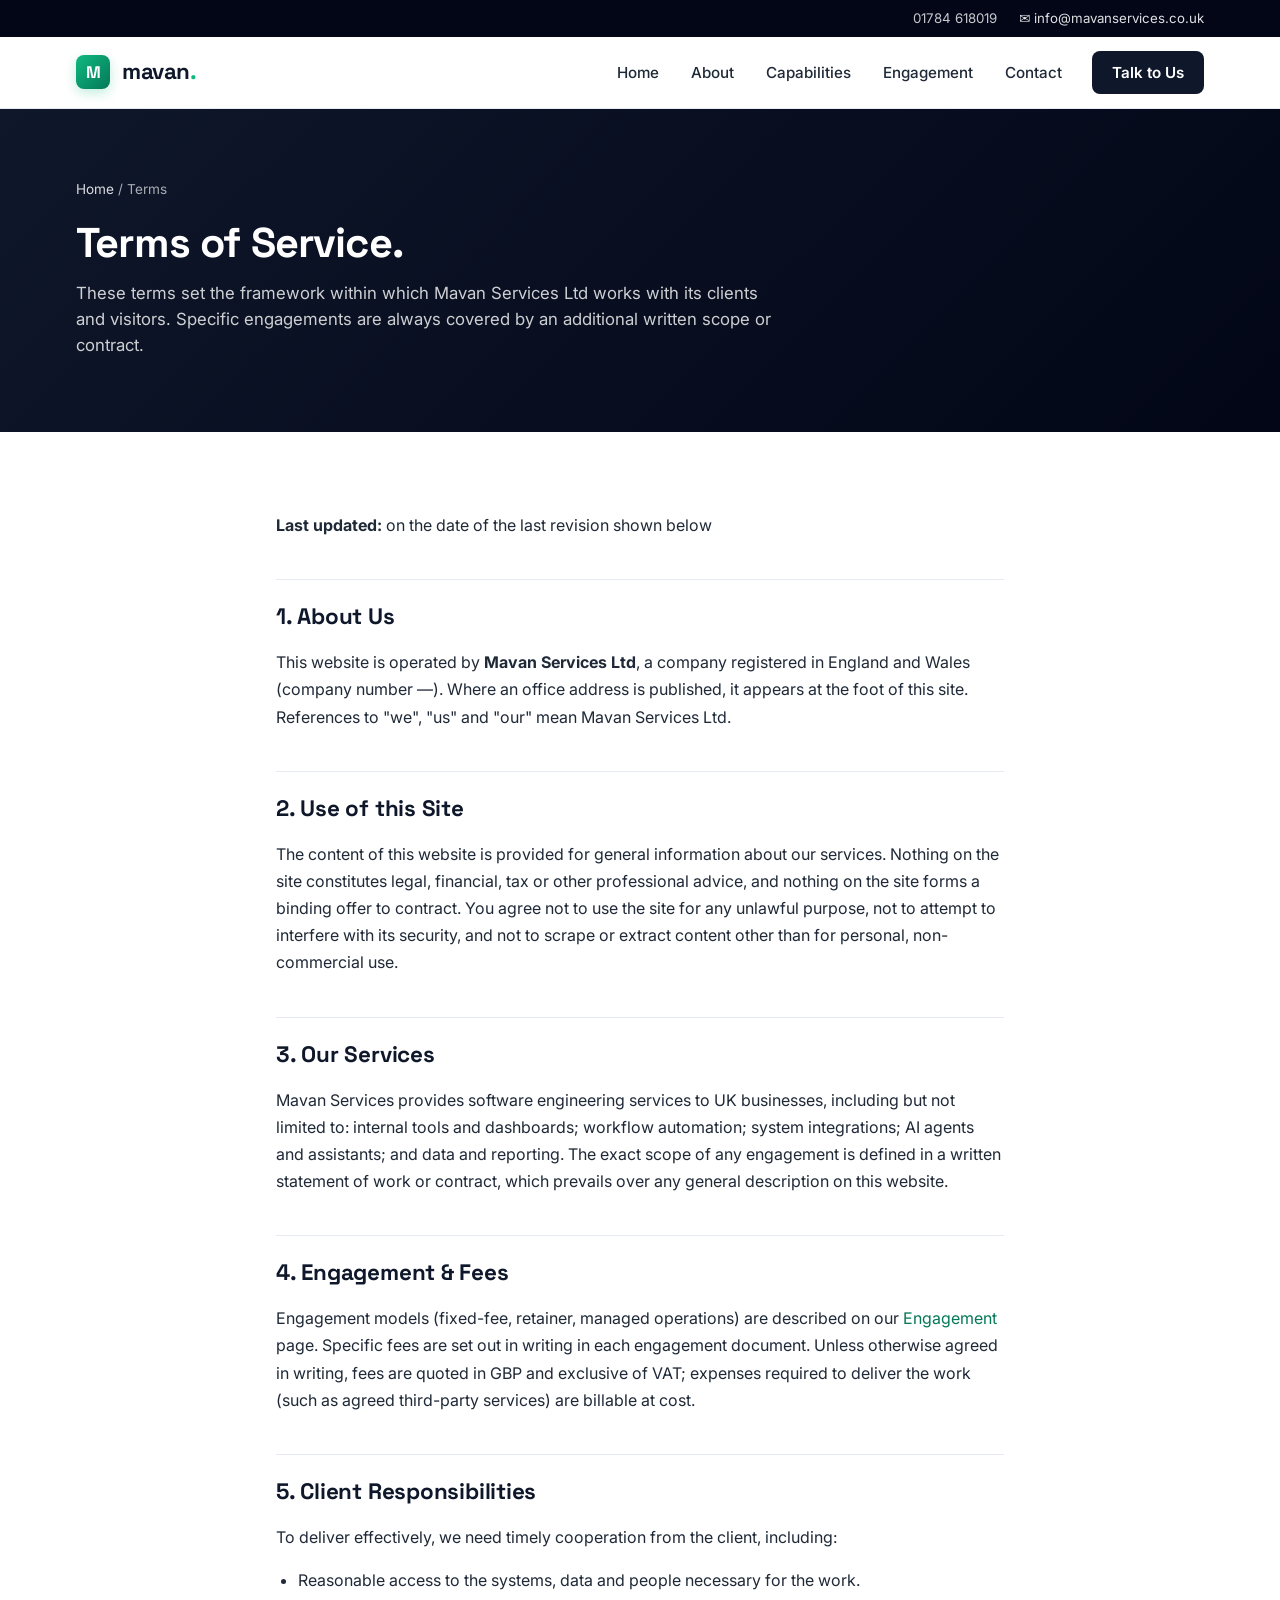
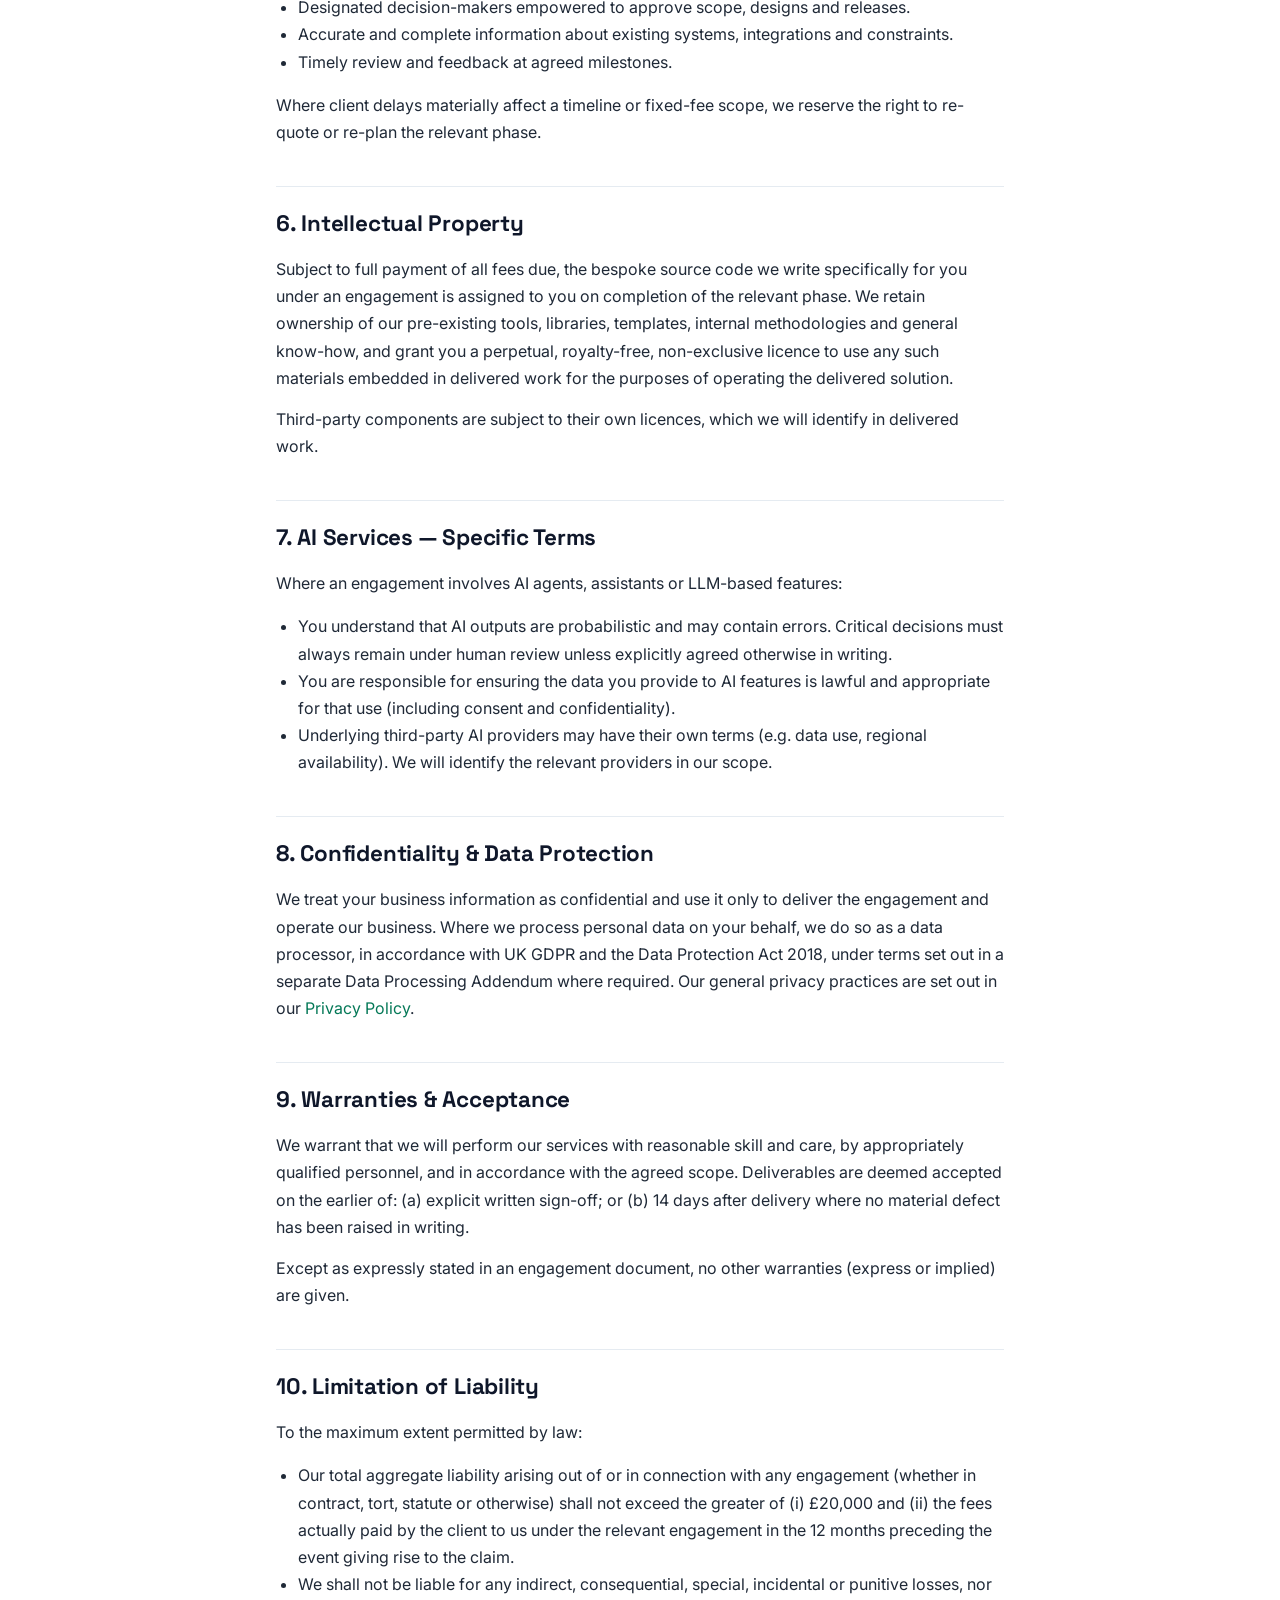
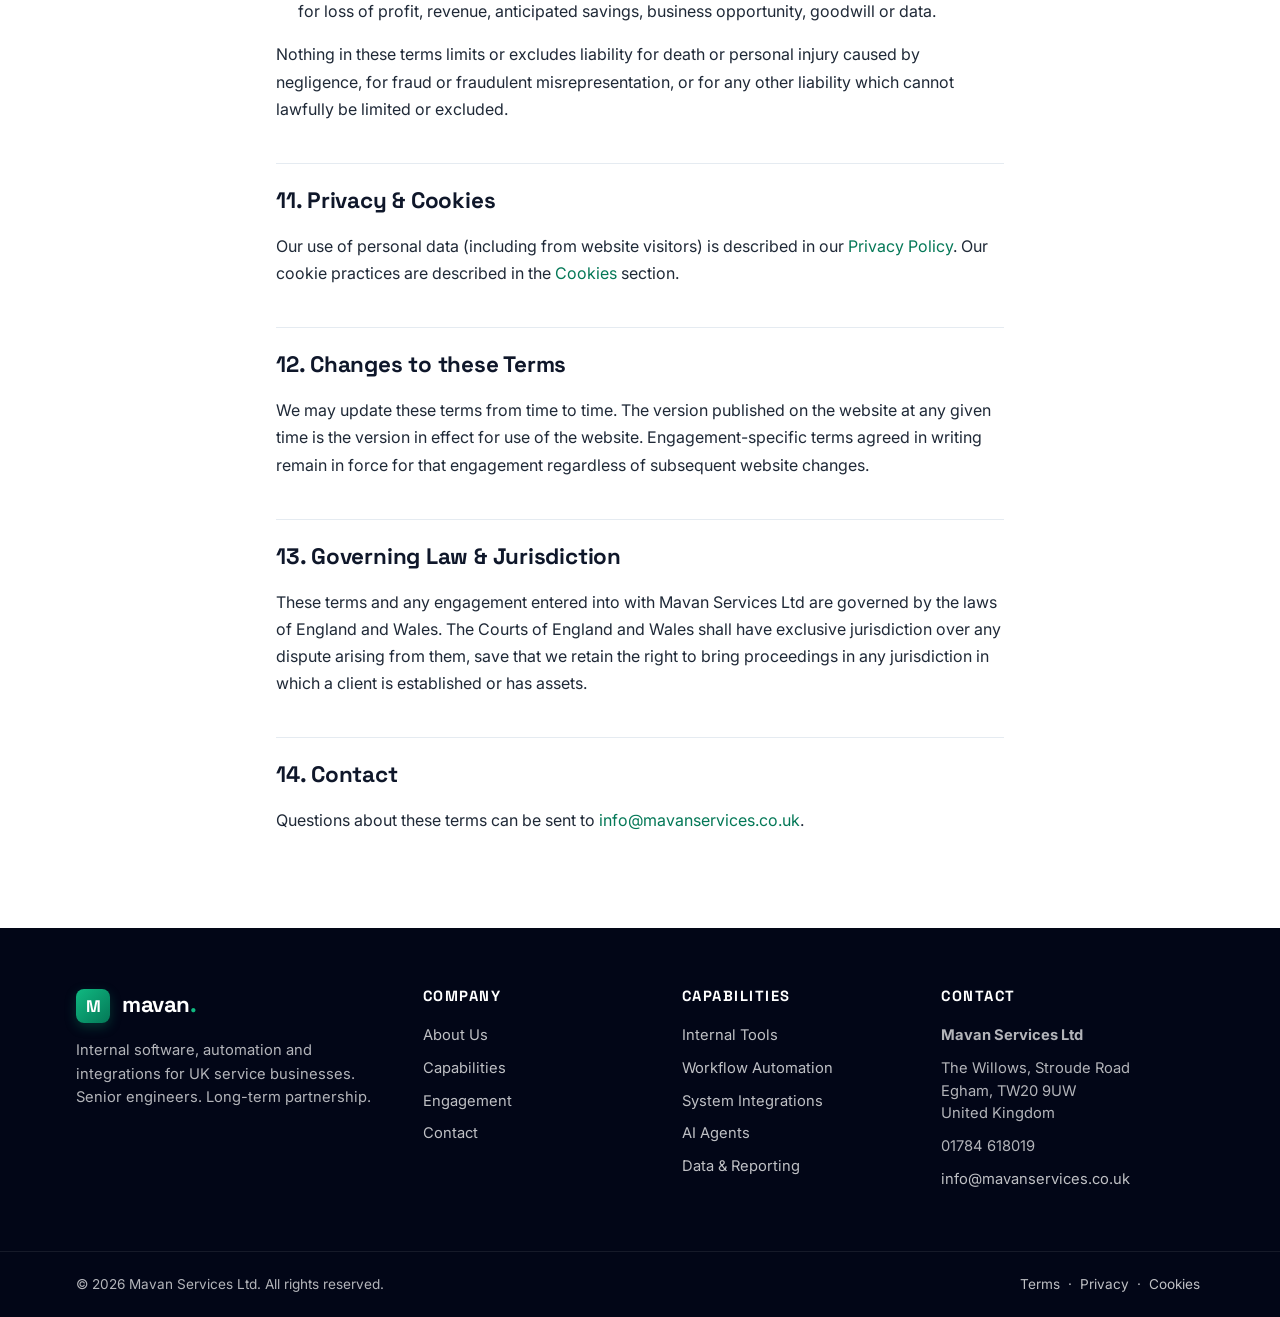
<file: terms.html>
<!DOCTYPE html>
<html lang="en">
<head>
  <meta charset="UTF-8">
  <meta name="viewport" content="width=device-width, initial-scale=1.0">
  <title>Terms of Service — Mavan Services</title>
  <meta name="description" content="Terms of service for engagements with Mavan Services Ltd, governed by the laws of England and Wales.">
  <link rel="icon" type="image/svg+xml" href="images/favicon.svg">
  <link rel="preconnect" href="https://fonts.googleapis.com">
  <link rel="preconnect" href="https://fonts.gstatic.com" crossorigin>
  <link href="https://fonts.googleapis.com/css2?family=Space+Grotesk:wght@500;600;700&family=Inter:wght@400;500;600&display=swap" rel="stylesheet">
  <link rel="stylesheet" href="css/style.css">
</head>
<body>

<div class="topbar">
  <div class="container">
    <div></div>
    <div class="links">
      <span data-mavan="phone"></span>
      <a data-mavan-href="email" href="mailto:info@mavanservices.co.uk">✉ <span data-mavan="email">info@mavanservices.co.uk</span></a>
    </div>
  </div>
</div>

<header class="site-header">
  <div class="container">
    <a href="index.html" class="brand">
      <span class="brand-mark">M</span>
      <span class="brand-text">mavan<span class="brand-dot">.</span></span>
    </a>
    <button class="nav-toggle" aria-label="Toggle navigation"><span></span><span></span><span></span></button>
    <nav class="main-nav">
      <a href="index.html">Home</a>
      <a href="about.html">About</a>
      <a href="solutions.html">Capabilities</a>
      <a href="pricing.html">Engagement</a>
      <a href="contact.html">Contact</a>
      <a href="contact.html" class="nav-cta">Talk to Us</a>
    </nav>
  </div>
</header>

<section class="page-header">
  <div class="container">
    <div class="breadcrumb"><a href="index.html">Home</a> / Terms</div>
    <h1>Terms of Service.</h1>
    <p>These terms set the framework within which Mavan Services Ltd works with its clients and visitors. Specific engagements are always covered by an additional written scope or contract.</p>
  </div>
</section>

<section>
  <div class="container container-narrow legal">
    <p><strong>Last updated:</strong> <span id="updated">on the date of the last revision shown below</span></p>

    <h2>1. About Us</h2>
    <p>This website is operated by <strong data-mavan="name">Mavan Services Ltd</strong>, a company registered in England and Wales (company number <span data-mavan="companyNo">—</span>). Where an office address is published, it appears at the foot of this site. References to "we", "us" and "our" mean Mavan Services Ltd.</p>

    <h2>2. Use of this Site</h2>
    <p>The content of this website is provided for general information about our services. Nothing on the site constitutes legal, financial, tax or other professional advice, and nothing on the site forms a binding offer to contract. You agree not to use the site for any unlawful purpose, not to attempt to interfere with its security, and not to scrape or extract content other than for personal, non-commercial use.</p>

    <h2>3. Our Services</h2>
    <p>Mavan Services provides software engineering services to UK businesses, including but not limited to: internal tools and dashboards; workflow automation; system integrations; AI agents and assistants; and data and reporting. The exact scope of any engagement is defined in a written statement of work or contract, which prevails over any general description on this website.</p>

    <h2>4. Engagement & Fees</h2>
    <p>Engagement models (fixed-fee, retainer, managed operations) are described on our <a href="pricing.html">Engagement</a> page. Specific fees are set out in writing in each engagement document. Unless otherwise agreed in writing, fees are quoted in GBP and exclusive of VAT; expenses required to deliver the work (such as agreed third-party services) are billable at cost.</p>

    <h2>5. Client Responsibilities</h2>
    <p>To deliver effectively, we need timely cooperation from the client, including:</p>
    <ul>
      <li>Reasonable access to the systems, data and people necessary for the work.</li>
      <li>Designated decision-makers empowered to approve scope, designs and releases.</li>
      <li>Accurate and complete information about existing systems, integrations and constraints.</li>
      <li>Timely review and feedback at agreed milestones.</li>
    </ul>
    <p>Where client delays materially affect a timeline or fixed-fee scope, we reserve the right to re-quote or re-plan the relevant phase.</p>

    <h2>6. Intellectual Property</h2>
    <p>Subject to full payment of all fees due, the bespoke source code we write specifically for you under an engagement is assigned to you on completion of the relevant phase. We retain ownership of our pre-existing tools, libraries, templates, internal methodologies and general know-how, and grant you a perpetual, royalty-free, non-exclusive licence to use any such materials embedded in delivered work for the purposes of operating the delivered solution.</p>
    <p>Third-party components are subject to their own licences, which we will identify in delivered work.</p>

    <h2>7. AI Services — Specific Terms</h2>
    <p>Where an engagement involves AI agents, assistants or LLM-based features:</p>
    <ul>
      <li>You understand that AI outputs are probabilistic and may contain errors. Critical decisions must always remain under human review unless explicitly agreed otherwise in writing.</li>
      <li>You are responsible for ensuring the data you provide to AI features is lawful and appropriate for that use (including consent and confidentiality).</li>
      <li>Underlying third-party AI providers may have their own terms (e.g. data use, regional availability). We will identify the relevant providers in our scope.</li>
    </ul>

    <h2>8. Confidentiality & Data Protection</h2>
    <p>We treat your business information as confidential and use it only to deliver the engagement and operate our business. Where we process personal data on your behalf, we do so as a data processor, in accordance with UK GDPR and the Data Protection Act 2018, under terms set out in a separate Data Processing Addendum where required. Our general privacy practices are set out in our <a href="privacy.html">Privacy Policy</a>.</p>

    <h2>9. Warranties & Acceptance</h2>
    <p>We warrant that we will perform our services with reasonable skill and care, by appropriately qualified personnel, and in accordance with the agreed scope. Deliverables are deemed accepted on the earlier of: (a) explicit written sign-off; or (b) 14 days after delivery where no material defect has been raised in writing.</p>
    <p>Except as expressly stated in an engagement document, no other warranties (express or implied) are given.</p>

    <h2>10. Limitation of Liability</h2>
    <p>To the maximum extent permitted by law:</p>
    <ul>
      <li>Our total aggregate liability arising out of or in connection with any engagement (whether in contract, tort, statute or otherwise) shall not exceed the greater of (i) £20,000 and (ii) the fees actually paid by the client to us under the relevant engagement in the 12 months preceding the event giving rise to the claim.</li>
      <li>We shall not be liable for any indirect, consequential, special, incidental or punitive losses, nor for loss of profit, revenue, anticipated savings, business opportunity, goodwill or data.</li>
    </ul>
    <p>Nothing in these terms limits or excludes liability for death or personal injury caused by negligence, for fraud or fraudulent misrepresentation, or for any other liability which cannot lawfully be limited or excluded.</p>

    <h2>11. Privacy & Cookies</h2>
    <p>Our use of personal data (including from website visitors) is described in our <a href="privacy.html">Privacy Policy</a>. Our cookie practices are described in the <a href="privacy.html#cookies">Cookies</a> section.</p>

    <h2>12. Changes to these Terms</h2>
    <p>We may update these terms from time to time. The version published on the website at any given time is the version in effect for use of the website. Engagement-specific terms agreed in writing remain in force for that engagement regardless of subsequent website changes.</p>

    <h2>13. Governing Law & Jurisdiction</h2>
    <p>These terms and any engagement entered into with Mavan Services Ltd are governed by the laws of England and Wales. The Courts of England and Wales shall have exclusive jurisdiction over any dispute arising from them, save that we retain the right to bring proceedings in any jurisdiction in which a client is established or has assets.</p>

    <h2>14. Contact</h2>
    <p>Questions about these terms can be sent to <a data-mavan-href="email" href="mailto:info@mavanservices.co.uk"><span data-mavan="email">info@mavanservices.co.uk</span></a>.</p>
  </div>
</section>

<footer class="site-footer">
  <div class="container">
    <div class="footer-brand">
      <a href="index.html" class="brand">
        <span class="brand-mark">M</span>
        <span class="brand-text">mavan<span class="brand-dot">.</span></span>
      </a>
      <p>Internal software, automation and integrations for UK service businesses. Senior engineers. Long-term partnership.</p>
    </div>
    <div>
      <h4>Company</h4>
      <ul>
        <li><a href="about.html">About Us</a></li>
        <li><a href="solutions.html">Capabilities</a></li>
        <li><a href="pricing.html">Engagement</a></li>
        <li><a href="contact.html">Contact</a></li>
      </ul>
    </div>
    <div>
      <h4>Capabilities</h4>
      <ul>
        <li><a href="solutions.html#internal-tools">Internal Tools</a></li>
        <li><a href="solutions.html#automation">Workflow Automation</a></li>
        <li><a href="solutions.html#integrations">System Integrations</a></li>
        <li><a href="solutions.html#ai-assistants">AI Agents</a></li>
        <li><a href="solutions.html#data">Data & Reporting</a></li>
      </ul>
    </div>
    <div>
      <h4>Contact</h4>
      <ul>
        <li><strong data-mavan="name">Mavan Services Ltd</strong></li>
        <li><span data-mavan="addressBlock"></span></li>
        <li><span data-mavan="phone"></span></li>
        <li><a data-mavan-href="email" href="mailto:info@mavanservices.co.uk"><span data-mavan="email">info@mavanservices.co.uk</span></a></li>
      </ul>
    </div>
  </div>
  <div class="footer-bottom">
    <div class="container">
      <div>© <span id="year"></span> Mavan Services Ltd. All rights reserved.</div>
      <div><a href="terms.html">Terms</a> · <a href="privacy.html">Privacy</a> · <a href="privacy.html#cookies">Cookies</a></div>
    </div>
  </div>
</footer>

<script src="js/site.js"></script>
</body>
</html>
</file>
<file: css/style.css>
/* =========================================================
   Mavan Services — site stylesheet
   Palette: deep slate + emerald accent
   ========================================================= */

/* ---------- Reset & base ---------- */
*, *::before, *::after { box-sizing: border-box; }
html { scroll-behavior: smooth; -webkit-text-size-adjust: 100%; }
body {
  margin: 0;
  font-family: 'Inter', system-ui, -apple-system, Segoe UI, Roboto, sans-serif;
  color: var(--ink);
  background: #fff;
  line-height: 1.55;
  -webkit-font-smoothing: antialiased;
}
img { max-width: 100%; display: block; }
a { color: var(--emerald-dark); text-decoration: none; }
a:hover { text-decoration: underline; }
h1, h2, h3, h4 {
  font-family: 'Space Grotesk', 'Inter', sans-serif;
  font-weight: 700;
  color: var(--slate);
  letter-spacing: -0.01em;
  line-height: 1.2;
  margin: 0 0 18px;
}
h1 { font-size: 2.6rem; letter-spacing: -0.02em; }
h2 { font-size: 1.85rem; }
h3 { font-size: 1.2rem; }
p { margin: 0 0 14px; }

/* ---------- Theme variables ---------- */
:root {
  --slate:        #0F172A;
  --slate-mid:    #1E293B;
  --slate-deep:   #020617;
  --slate-light:  #F1F5F9;
  --emerald:      #10B981;
  --emerald-dark: #047857;
  --emerald-deep: #064E3B;
  --ink:          #1F2937;
  --grey-700:     #475569;
  --grey-500:     #94A3B8;
  --grey-200:     #E2E8F0;
  --bg-soft:      #F8FAFC;
  --line:         #E5EBF1;
  --radius:       12px;
  --radius-sm:    8px;
  --max-w:        1180px;
  --shadow-sm:    0 1px 2px rgba(15,23,42,0.06), 0 1px 3px rgba(15,23,42,0.04);
  --shadow-md:    0 6px 24px rgba(15,23,42,0.08);
}

/* ---------- Layout helpers ---------- */
.container { max-width: var(--max-w); margin: 0 auto; padding: 0 26px; }
.container-narrow { max-width: 780px; margin: 0 auto; padding: 0 26px; }

/* ---------- Top bar ---------- */
.topbar {
  background: var(--slate-deep);
  color: rgba(255,255,255,0.78);
  font-size: 0.83rem;
  padding: 8px 0;
}
.topbar .container { display: flex; justify-content: space-between; align-items: center; gap: 20px; }
.topbar a { color: rgba(255,255,255,0.88); }
.topbar a:hover { color: #fff; text-decoration: none; }
.topbar .links { display: flex; gap: 22px; align-items: center; }
.topbar .links span:empty,
.topbar .links a:empty { display: none; }

/* ---------- Site header ---------- */
.site-header {
  background: #fff;
  border-bottom: 1px solid var(--line);
  position: sticky; top: 0; z-index: 50;
}
.site-header .container { display: flex; align-items: center; justify-content: space-between; padding-top: 14px; padding-bottom: 14px; }
.brand { display: inline-flex; align-items: center; gap: 12px; text-decoration: none; }
.brand:hover { text-decoration: none; }
.brand-mark {
  width: 34px; height: 34px;
  background: linear-gradient(135deg, var(--emerald) 0%, var(--emerald-dark) 100%);
  border-radius: 8px;
  position: relative;
  display: inline-flex; align-items: center; justify-content: center;
  color: #fff; font-family: 'Space Grotesk', sans-serif; font-weight: 700; font-size: 1.05rem;
  box-shadow: 0 4px 12px rgba(16,185,129,0.25);
}
.brand-text {
  font-family: 'Space Grotesk', sans-serif;
  font-weight: 700; font-size: 1.4rem;
  color: var(--slate); letter-spacing: -0.02em;
}
.brand-dot { color: var(--emerald); }

.main-nav { display: flex; gap: 28px; align-items: center; }
.main-nav a {
  color: var(--ink); text-decoration: none;
  font-weight: 500; font-size: 0.95rem;
  padding: 6px 2px; position: relative;
}
.main-nav a:hover { color: var(--emerald-dark); }
.main-nav a.active { color: var(--emerald-dark); }
.main-nav a.active::after {
  content: ""; position: absolute; left: 0; right: 0; bottom: -4px;
  height: 2px; background: var(--emerald); border-radius: 2px;
}
.nav-cta {
  background: var(--slate); color: #fff !important;
  padding: 10px 20px !important; border-radius: var(--radius-sm);
  font-weight: 600 !important;
}
.nav-cta:hover { background: var(--slate-mid); text-decoration: none; }
.nav-cta.active::after { display: none; }

/* nav toggle (mobile) */
.nav-toggle {
  display: none;
  background: none; border: none; cursor: pointer;
  padding: 8px; width: 42px; height: 42px;
}
.nav-toggle span {
  display: block; width: 22px; height: 2px;
  background: var(--slate); margin: 5px auto;
  transition: 0.2s ease-in-out;
}
@media (max-width: 920px) {
  .nav-toggle { display: block; }
  .main-nav {
    display: none; position: absolute; top: 100%; left: 0; right: 0;
    background: #fff; border-bottom: 1px solid var(--line);
    flex-direction: column; padding: 16px 26px; gap: 14px;
    box-shadow: var(--shadow-md);
  }
  .main-nav.open { display: flex; }
  .nav-cta { align-self: flex-start; }
}

/* ---------- Buttons ---------- */
.btn {
  display: inline-block; padding: 13px 26px; border-radius: var(--radius-sm);
  background: var(--emerald); color: #fff !important;
  font-family: 'Space Grotesk', sans-serif; font-weight: 600;
  font-size: 0.97rem; text-decoration: none; border: 1px solid var(--emerald);
  transition: all .15s ease-in-out; cursor: pointer;
}
.btn:hover { background: var(--emerald-dark); border-color: var(--emerald-dark); text-decoration: none; }
.btn-outline { background: transparent; color: var(--slate) !important; border-color: var(--slate); }
.btn-outline:hover { background: var(--slate); color: #fff !important; }
.btn-outline-white { background: transparent; color: #fff !important; border: 1px solid rgba(255,255,255,0.75); }
.btn-outline-white:hover { background: rgba(255,255,255,0.15); border-color: #fff; text-decoration: none; }
.btn-light { background: #fff; color: var(--slate) !important; border-color: #fff; }
.btn-light:hover { background: var(--slate-light); border-color: var(--slate-light); color: var(--slate) !important; }
.btn-dark { background: var(--slate); border-color: var(--slate); color: #fff !important; }
.btn-dark:hover { background: var(--slate-mid); border-color: var(--slate-mid); }
.actions { display: flex; gap: 14px; flex-wrap: wrap; margin-top: 26px; }

/* ---------- Hero ---------- */
.hero {
  background: linear-gradient(135deg, var(--slate) 0%, var(--slate-deep) 100%);
  color: #fff;
  padding: 90px 0 110px;
  position: relative; overflow: hidden;
}
.hero::before {
  content: ""; position: absolute; top: -100px; right: -100px;
  width: 500px; height: 500px;
  background: radial-gradient(circle, rgba(16,185,129,0.15) 0%, transparent 70%);
  pointer-events: none;
}
.hero::after {
  content: ""; position: absolute; bottom: -150px; left: -150px;
  width: 400px; height: 400px;
  background: radial-gradient(circle, rgba(16,185,129,0.08) 0%, transparent 70%);
  pointer-events: none;
}
.hero .container { position: relative; z-index: 1; max-width: 900px; }
.hero h1 { color: #fff; font-size: 3.2rem; margin-bottom: 22px; }
.hero .lead { font-size: 1.2rem; color: rgba(255,255,255,0.85); max-width: 720px; line-height: 1.6; }
.hero .eyebrow { color: var(--emerald); }

/* ---------- Sections ---------- */
section { padding: 80px 0; }
.section-soft { background: var(--bg-soft); }
.section-dark { background: var(--slate); color: #fff; }
.section-dark h1, .section-dark h2, .section-dark h3 { color: #fff; }
.section-title { text-align: center; margin-bottom: 14px; }
.section-sub { text-align: center; color: var(--grey-700); max-width: 720px; margin: 0 auto 50px; font-size: 1.05rem; }
.section-dark .section-sub { color: rgba(255,255,255,0.78); }

.eyebrow {
  display: inline-block;
  font-family: 'Space Grotesk', sans-serif;
  font-weight: 600;
  text-transform: uppercase;
  letter-spacing: 2.2px;
  color: var(--emerald-dark);
  font-size: 0.76rem;
  margin-bottom: 14px;
}
.section-dark .eyebrow { color: var(--emerald); }

/* ---------- Capability sections (solutions.html) ---------- */
.capability { padding: 70px 0; scroll-margin-top: 90px; }
.capability-intro { max-width: 760px; margin-bottom: 45px; }
.capability-intro h2 { font-size: 2rem; line-height: 1.25; margin-bottom: 14px; }
.capability-intro p { color: var(--grey-700); font-size: 1.05rem; line-height: 1.65; }
.capability-nav {
  display: flex; flex-wrap: wrap; gap: 10px;
  padding: 18px; background: var(--bg-soft); border-radius: var(--radius);
  border: 1px solid var(--line);
}
.capability-nav a {
  padding: 8px 16px; border-radius: 999px; background: #fff;
  color: var(--slate); font-family: 'Space Grotesk', sans-serif; font-weight: 600;
  font-size: 0.92rem; text-decoration: none; border: 1px solid var(--line);
  transition: all .15s ease-in-out;
}
.capability-nav a:hover { background: var(--emerald); color: #fff; border-color: var(--emerald); }

/* ---------- Grids ---------- */
.grid { display: grid; gap: 26px; }
.grid-3 { grid-template-columns: repeat(3, 1fr); }
.grid-4 { grid-template-columns: repeat(4, 1fr); }
.grid-2 { grid-template-columns: repeat(2, 1fr); }
@media (max-width: 900px) { .grid-3, .grid-4 { grid-template-columns: repeat(2, 1fr); } }
@media (max-width: 600px) { .grid-3, .grid-4, .grid-2 { grid-template-columns: 1fr; } }

/* ---------- Cards ---------- */
.card {
  background: #fff;
  border: 1px solid var(--line);
  border-radius: var(--radius);
  padding: 28px 24px;
  transition: all .2s ease-in-out;
  position: relative;
}
.card::before {
  content: ""; position: absolute; top: 0; left: 0; right: 0;
  height: 3px; background: var(--emerald);
  border-radius: var(--radius) var(--radius) 0 0;
  opacity: 0; transition: opacity .2s ease-in-out;
}
.card:hover { transform: translateY(-3px); box-shadow: var(--shadow-md); border-color: transparent; }
.card:hover::before { opacity: 1; }
.card h3 { color: var(--slate); margin-bottom: 10px; }
.card p { color: var(--grey-700); font-size: 0.95rem; margin: 0; }
.card .icon {
  width: 44px; height: 44px; border-radius: 10px;
  background: rgba(16,185,129,0.1);
  color: var(--emerald-dark);
  display: inline-flex; align-items: center; justify-content: center;
  margin-bottom: 16px;
}
.card .icon svg { width: 24px; height: 24px; }

/* ---------- Stats ---------- */
.stats { display: grid; grid-template-columns: repeat(4, 1fr); gap: 30px; }
.stat .num {
  font-family: 'Space Grotesk', sans-serif;
  font-size: 2.6rem; font-weight: 700; color: var(--emerald);
  line-height: 1;
}
.stat .num span { font-size: 1.4rem; }
.stat .label { color: rgba(255,255,255,0.75); font-size: 0.92rem; margin-top: 8px; }
@media (max-width: 700px) { .stats { grid-template-columns: repeat(2, 1fr); } }

/* ---------- Sector / value cards ---------- */
.sector {
  padding: 22px 22px 22px 26px;
  background: #fff; border-radius: var(--radius);
  border-left: 3px solid var(--emerald);
  border-top: 1px solid var(--line);
  border-right: 1px solid var(--line);
  border-bottom: 1px solid var(--line);
}
.sector h3 { font-size: 1.05rem; margin-bottom: 8px; }
.sector p { color: var(--grey-700); font-size: 0.93rem; margin: 0; }

.value-prop {
  display: flex; gap: 16px; align-items: flex-start;
  padding: 22px; background: #fff; border-radius: var(--radius);
  border: 1px solid var(--line);
}
.value-prop .icon {
  width: 40px; height: 40px; flex-shrink: 0; border-radius: 10px;
  background: var(--slate); color: var(--emerald);
  display: inline-flex; align-items: center; justify-content: center;
  font-family: 'Space Grotesk', sans-serif; font-weight: 700;
}
.value-prop h3 { font-size: 1.05rem; margin-bottom: 6px; }
.value-prop p { font-size: 0.93rem; color: var(--grey-700); margin: 0; }

/* ---------- Testimonial ---------- */
.testimonial {
  background: #fff; border-radius: var(--radius);
  padding: 26px 24px; border-top: 3px solid var(--emerald);
  border-left: 1px solid var(--line);
  border-right: 1px solid var(--line);
  border-bottom: 1px solid var(--line);
}
.testimonial p { font-style: italic; color: var(--slate); margin-bottom: 14px; }
.testimonial .who { font-size: 0.88rem; color: var(--grey-700); }
.testimonial .who strong { color: var(--slate); }

/* ---------- CTA banner ---------- */
.cta-banner {
  background: linear-gradient(135deg, var(--emerald-dark) 0%, var(--emerald-deep) 100%);
  color: #fff; text-align: center; padding: 70px 0;
}
.cta-banner h2 { color: #fff; }
.cta-banner p { color: rgba(255,255,255,0.9); max-width: 620px; margin: 0 auto 24px; }

/* ---------- Page header ---------- */
.page-header {
  background: linear-gradient(135deg, var(--slate) 0%, var(--slate-deep) 100%);
  color: #fff; padding: 70px 0 60px;
}
.page-header h1 { color: #fff; margin-bottom: 12px; }
.page-header p { color: rgba(255,255,255,0.8); max-width: 700px; font-size: 1.05rem; }
.breadcrumb {
  font-size: 0.85rem; color: rgba(255,255,255,0.65);
  margin-bottom: 18px;
}
.breadcrumb a { color: rgba(255,255,255,0.85); }

/* ---------- Pricing cards ---------- */
.pricing-grid { display: grid; grid-template-columns: repeat(3, 1fr); gap: 26px; }
@media (max-width: 900px) { .pricing-grid { grid-template-columns: 1fr; max-width: 480px; margin: 0 auto; } }
.price-card {
  background: #fff; border: 1px solid var(--line); border-radius: var(--radius);
  padding: 32px 26px; position: relative;
  display: flex; flex-direction: column;
}
.price-card h3 { margin-bottom: 10px; }
.price-card > p { color: var(--grey-700); font-size: 0.95rem; margin-bottom: 22px; min-height: 48px; }
.price-card ul { list-style: none; padding: 0; margin: 0 0 24px; flex-grow: 1; }
.price-card li {
  padding: 8px 0 8px 28px; position: relative;
  font-size: 0.94rem; color: var(--ink);
  border-bottom: 1px dashed var(--line);
}
.price-card li::before {
  content: "✓"; position: absolute; left: 0; top: 8px;
  color: var(--emerald); font-weight: 700;
}
.price-card li.no { color: var(--grey-500); }
.price-card li.no::before { content: "—"; color: var(--grey-500); }
.price-card.featured {
  background: var(--slate); color: #fff;
  border-color: var(--slate); transform: scale(1.03);
}
.price-card.featured h3 { color: #fff; }
.price-card.featured > p { color: rgba(255,255,255,0.78); }
.price-card.featured li { color: rgba(255,255,255,0.92); border-bottom-color: rgba(255,255,255,0.12); }
.price-card.featured::after {
  content: "Most Common"; position: absolute; top: -12px; right: 22px;
  background: var(--emerald); color: #fff; font-size: 0.72rem;
  font-weight: 700; padding: 4px 12px; border-radius: 999px;
  text-transform: uppercase; letter-spacing: 1px;
  font-family: 'Space Grotesk', sans-serif;
}

/* ---------- Timeline ---------- */
.timeline {
  position: relative;
  padding-left: 30px;
  border-left: 2px solid var(--emerald);
}
.t-item { position: relative; padding: 0 0 32px 18px; }
.t-item::before {
  content: ""; position: absolute; left: -26px; top: 4px;
  width: 12px; height: 12px; border-radius: 50%;
  background: var(--emerald); border: 3px solid #fff;
  box-shadow: 0 0 0 2px var(--emerald);
}
.t-item h3 { margin-bottom: 6px; font-size: 1.1rem; }
.t-item p { color: var(--grey-700); font-size: 0.95rem; margin: 0; }

/* ---------- Contact rows ---------- */
.contact-row {
  display: flex; gap: 16px; align-items: flex-start;
  padding: 22px 0; border-bottom: 1px solid var(--line);
}
.contact-row:last-child { border-bottom: none; }
.contact-row .icon {
  width: 44px; height: 44px; flex-shrink: 0; border-radius: 10px;
  background: var(--slate); color: var(--emerald);
  display: inline-flex; align-items: center; justify-content: center;
  font-size: 1.1rem;
}
.contact-row strong {
  display: block; font-family: 'Space Grotesk', sans-serif;
  color: var(--slate); margin-bottom: 4px;
}
.contact-row span { color: var(--grey-700); }
.contact-row[hidden] { display: none !important; }

/* ---------- Content grid (about page) ---------- */
.content-grid {
  display: grid; grid-template-columns: 1fr 1fr; gap: 50px; align-items: start;
}
@media (max-width: 900px) { .content-grid { grid-template-columns: 1fr; gap: 30px; } }
.content-grid h2 { margin-bottom: 18px; }
.content-grid p { color: var(--grey-700); font-size: 1rem; }

/* ---------- Legal pages ---------- */
.legal { font-size: 1rem; color: var(--ink); }
.legal h2 {
  margin-top: 40px; padding-top: 24px;
  border-top: 1px solid var(--line);
  font-size: 1.4rem;
}
.legal h3 { margin-top: 24px; font-size: 1.1rem; }
.legal p, .legal li { line-height: 1.7; }
.legal ul { padding-left: 22px; }
.legal table {
  width: 100%; border-collapse: collapse; margin: 14px 0 22px;
  font-size: 0.94rem;
}
.legal th, .legal td {
  border: 1px solid var(--line); padding: 10px 14px;
  text-align: left; vertical-align: top;
}
.legal th { background: var(--bg-soft); font-family: 'Space Grotesk', sans-serif; color: var(--slate); }

/* ---------- Footer ---------- */
.site-footer {
  background: var(--slate-deep); color: rgba(255,255,255,0.7);
  padding: 60px 0 0;
}
.site-footer .container {
  display: grid; grid-template-columns: 1.4fr 1fr 1fr 1.2fr;
  gap: 40px; padding-bottom: 50px;
}
@media (max-width: 900px) { .site-footer .container { grid-template-columns: 1fr 1fr; } }
@media (max-width: 600px) { .site-footer .container { grid-template-columns: 1fr; } }
.site-footer h4 {
  color: #fff; font-size: 0.92rem;
  text-transform: uppercase; letter-spacing: 1.5px;
  margin-bottom: 18px;
}
.site-footer ul { list-style: none; padding: 0; margin: 0; }
.site-footer li { margin-bottom: 10px; font-size: 0.92rem; }
.site-footer li[hidden] { display: none; }
.site-footer a { color: rgba(255,255,255,0.75); }
.site-footer a:hover { color: var(--emerald); text-decoration: none; }
.footer-brand .brand-text { color: #fff; }
.footer-brand p { font-size: 0.92rem; margin: 16px 0 0; line-height: 1.6; max-width: 320px; }
.footer-bottom {
  border-top: 1px solid rgba(255,255,255,0.08);
  padding: 22px 0; font-size: 0.85rem;
}
.footer-bottom .container {
  display: flex; justify-content: space-between; align-items: center;
  padding-top: 0; padding-bottom: 0;
  grid-template-columns: none;
  flex-wrap: wrap; gap: 14px;
}
.footer-bottom a { margin: 0 4px; }

/* ---------- Misc ---------- */
.region-grid {
  display: grid; grid-template-columns: repeat(4, 1fr); gap: 16px;
}
@media (max-width: 800px) { .region-grid { grid-template-columns: repeat(2, 1fr); } }
.region-pill {
  background: rgba(255,255,255,0.06); color: #fff;
  padding: 18px 22px; border-radius: var(--radius);
  font-family: 'Space Grotesk', sans-serif; font-weight: 600;
  text-align: center; border: 1px solid rgba(255,255,255,0.1);
}
.region-pill small { display: block; font-weight: 400; color: rgba(255,255,255,0.65); margin-top: 6px; font-size: 0.78rem; }

details summary::-webkit-details-marker { display: none; }
details summary { list-style: none; }
details summary::before {
  content: "+"; display: inline-block; margin-right: 10px;
  color: var(--emerald); font-weight: 700;
}
details[open] summary::before { content: "−"; }

@media print {
  .topbar, .site-header, .site-footer, .cta-banner, .nav-toggle { display: none !important; }
  body { color: #000; }
  a { color: #000; text-decoration: underline; }
}
</file>
